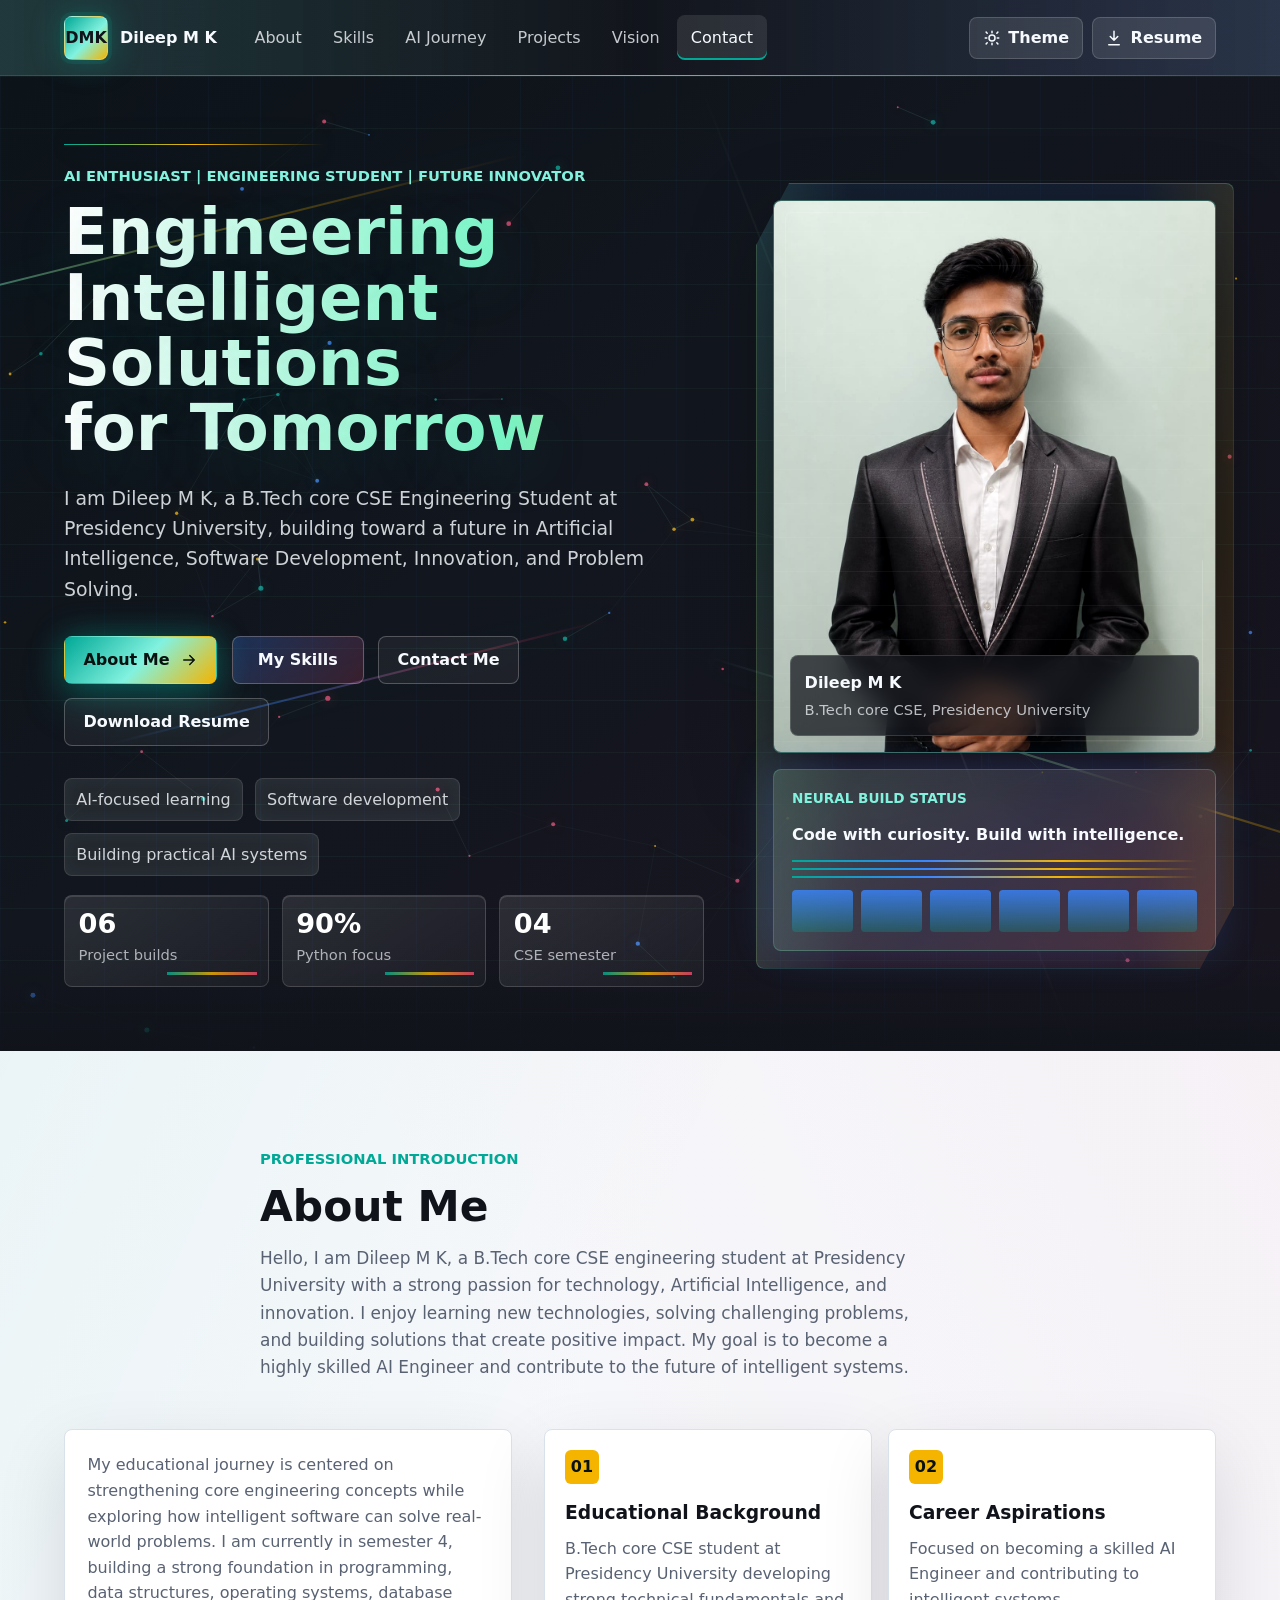
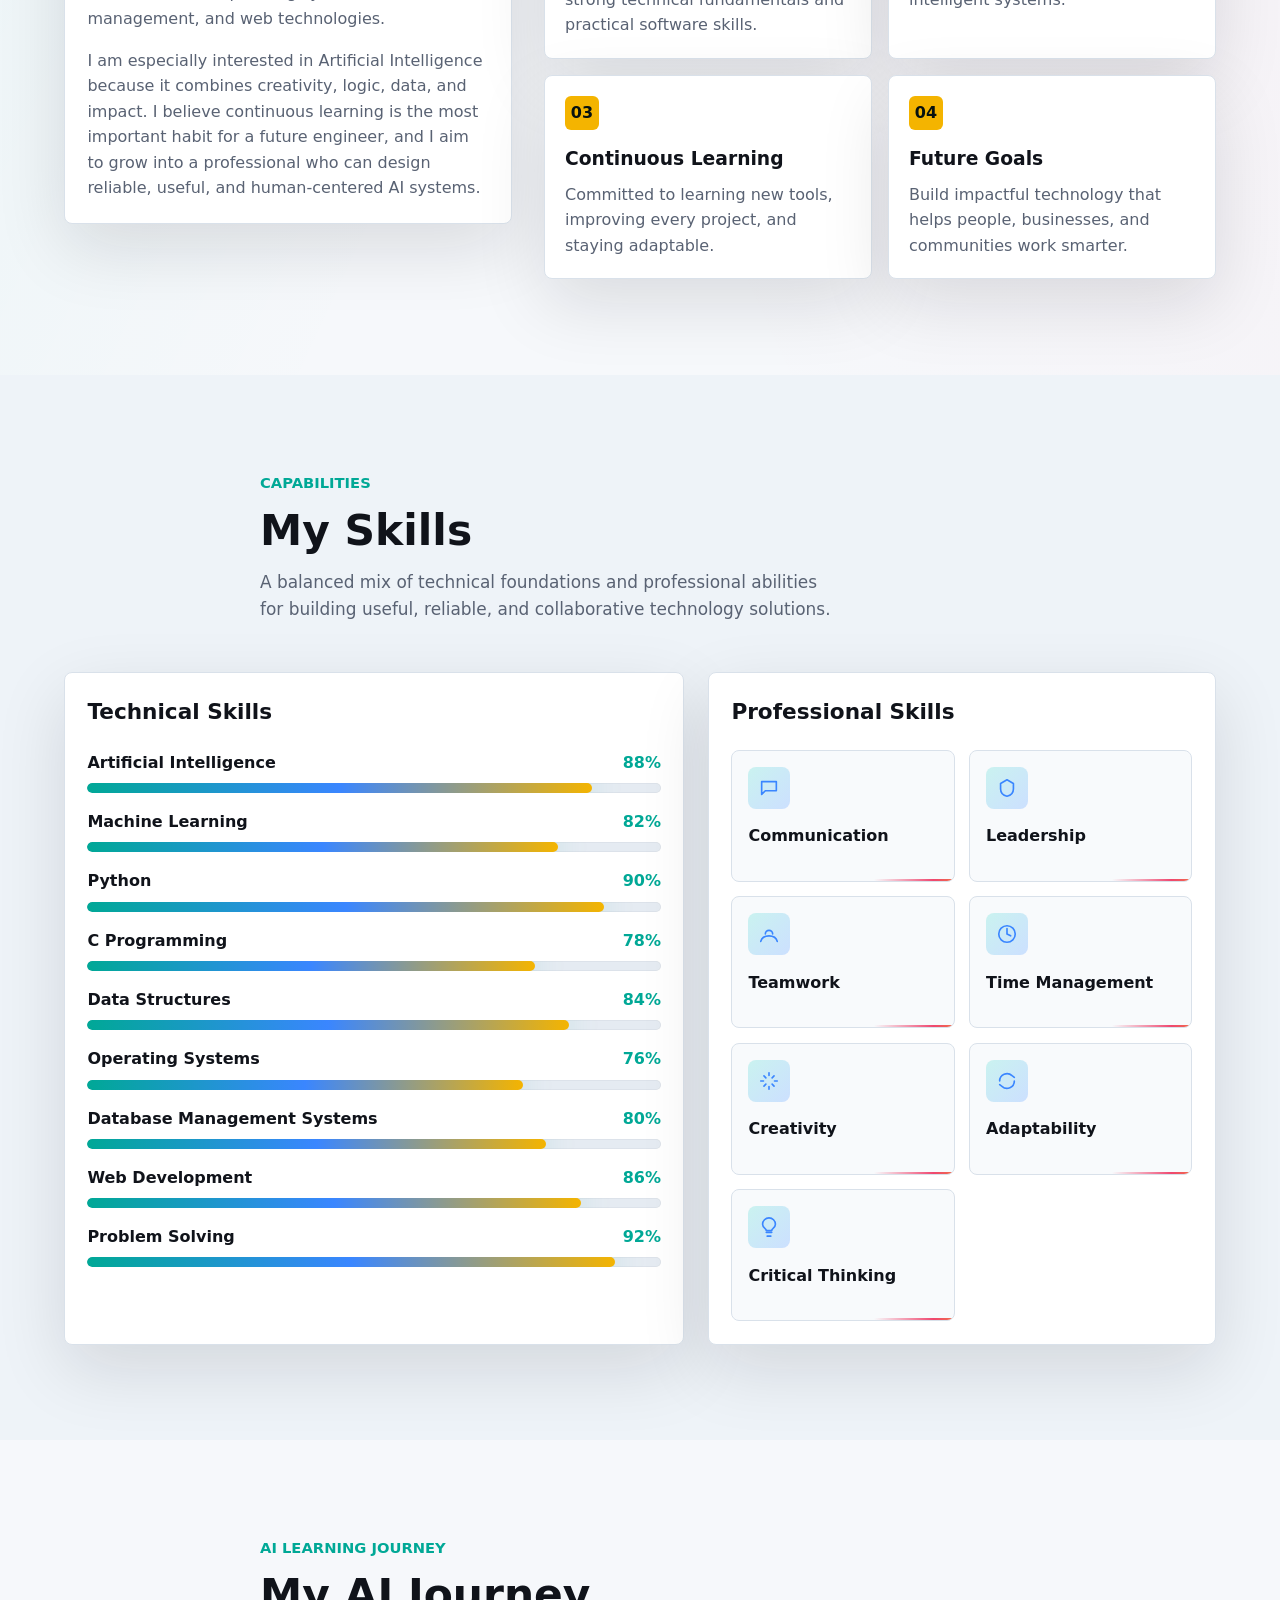
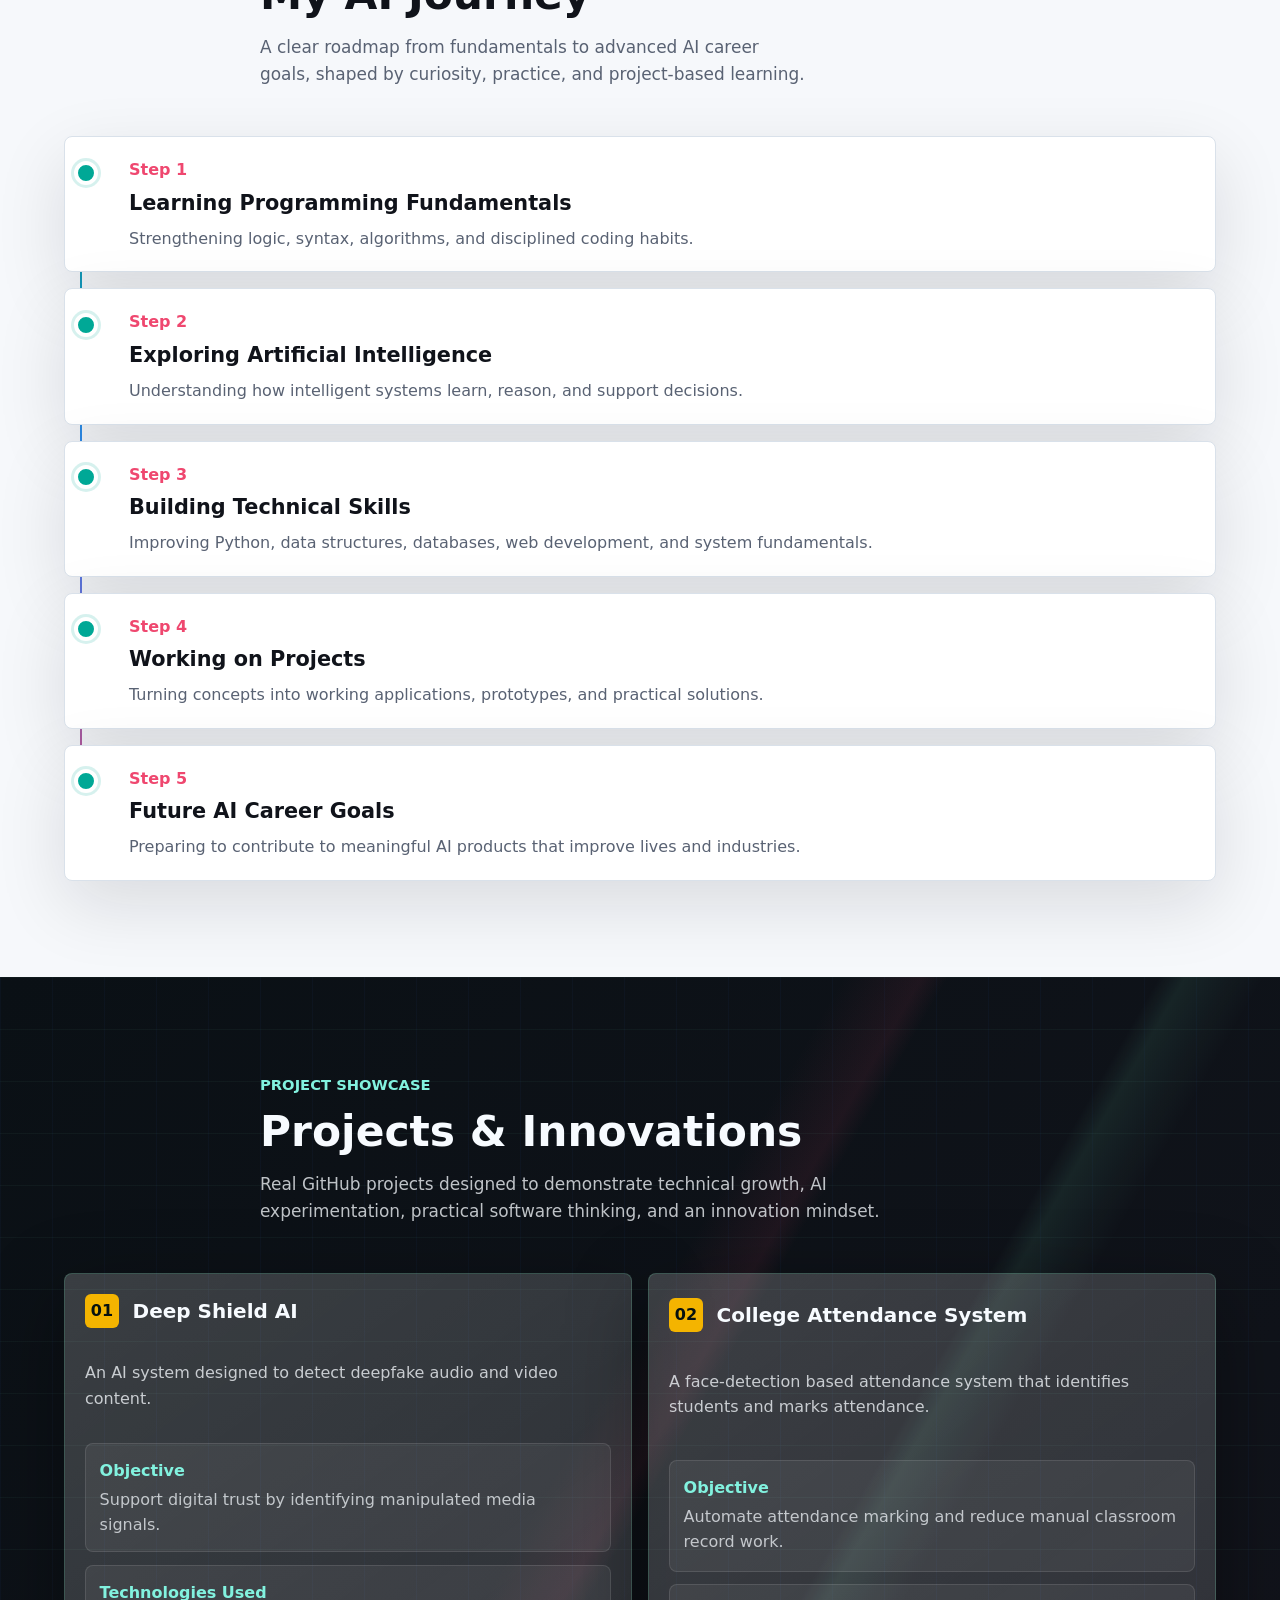
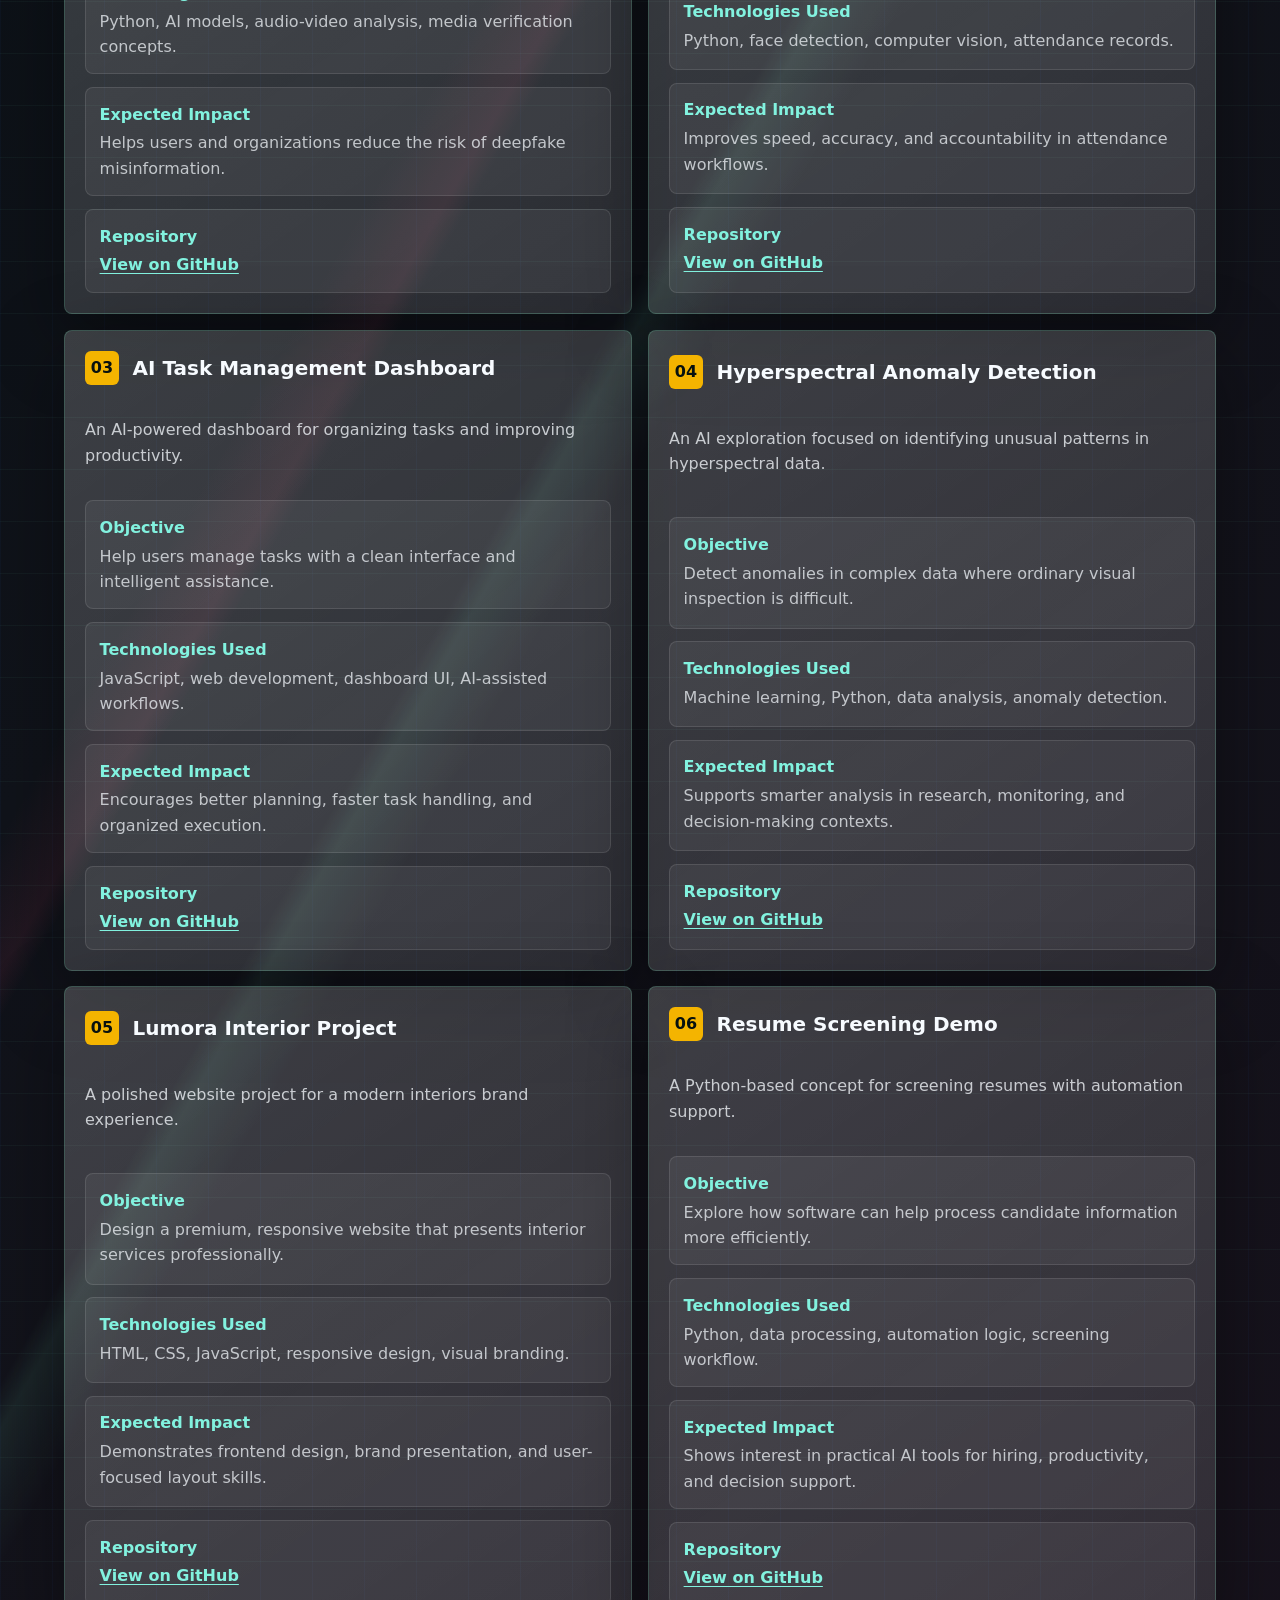
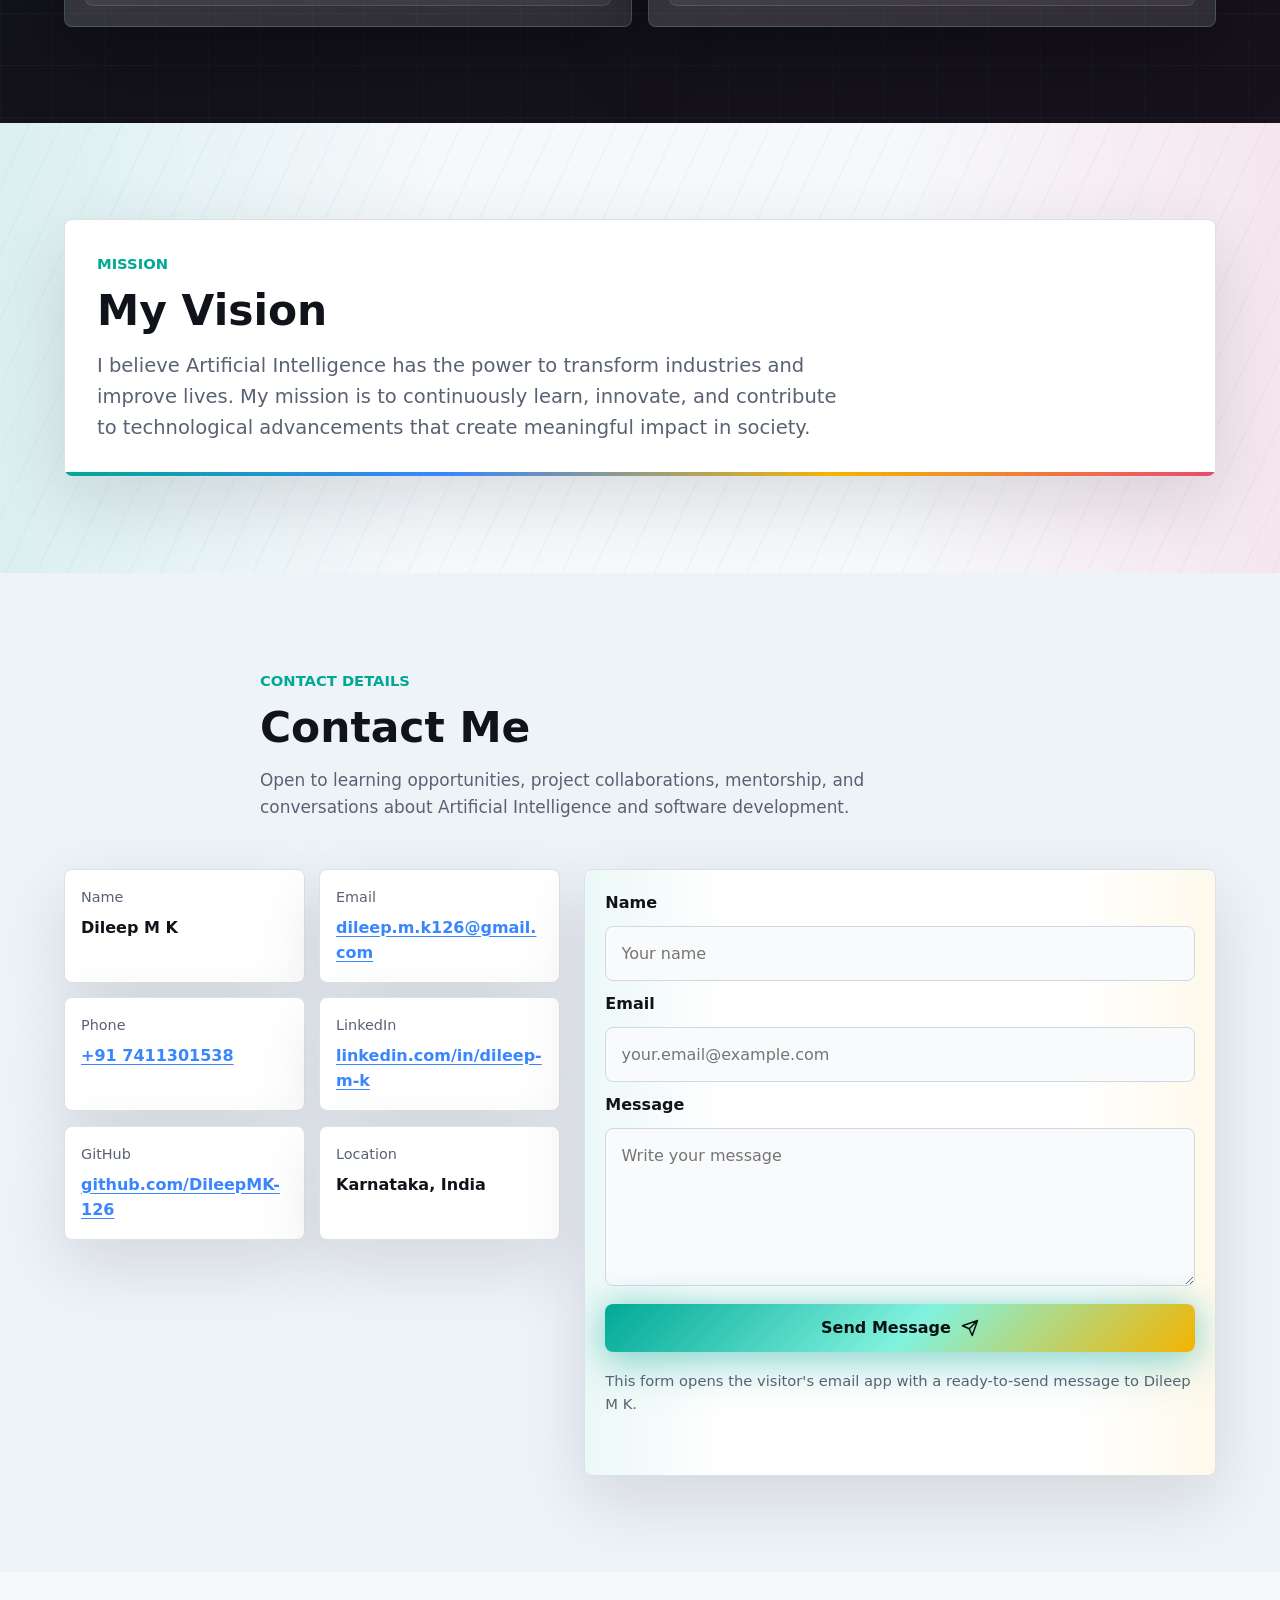
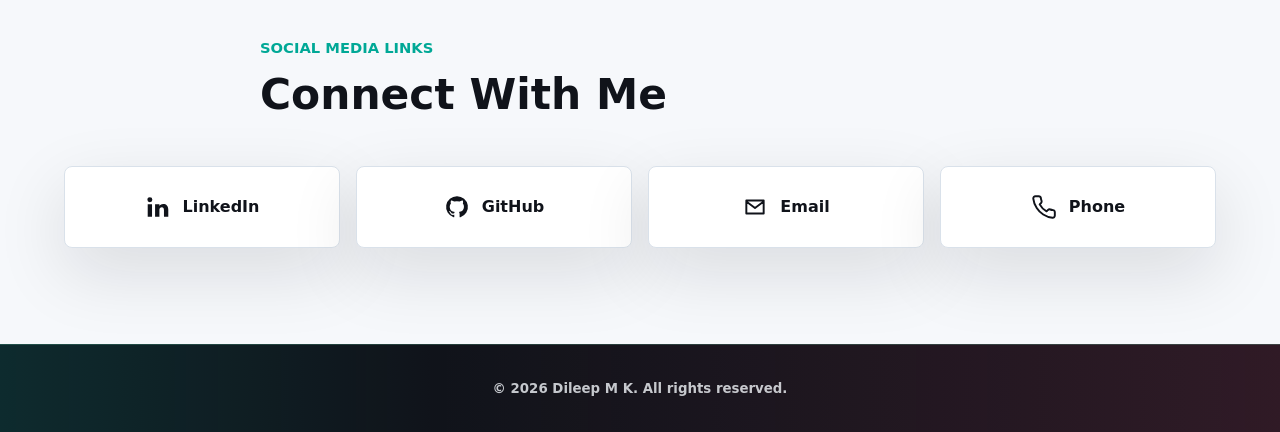
<file: Dileep_MK_Portfolio/index.html>
<!DOCTYPE html>
<html lang="en">
  <head>
    <meta charset="UTF-8" />
    <meta name="viewport" content="width=device-width, initial-scale=1.0" />
    <meta http-equiv="X-UA-Compatible" content="IE=edge" />
    <meta
      name="description"
      content="Personal profile website of Dileep M K, a B.Tech core CSE engineering student at Presidency University, AI enthusiast, and future technology innovator from Karnataka, India."
    />
    <meta
      name="keywords"
      content="Dileep M K, AI Enthusiast, Engineering Student, Artificial Intelligence, Machine Learning, Python, Portfolio, Karnataka India"
    />
    <meta name="author" content="Dileep M K" />
    <meta name="theme-color" content="#10131a" />
    <meta property="og:title" content="Dileep M K | AI Enthusiast | Engineering Student | Future Innovator" />
    <meta
      property="og:description"
      content="A premium AI-powered personal profile website for Dileep M K, focused on artificial intelligence, software development, innovation, and problem solving."
    />
    <meta property="og:type" content="website" />
    <meta property="og:image" content="assets/profile-photo.jpeg" />
    <title>Dileep M K | AI Enthusiast | Engineering Student | Future Innovator</title>
    <link rel="preload" as="image" href="assets/profile-photo.jpeg" />
    <link rel="stylesheet" href="styles.css" />
    <script defer src="script.js"></script>
    <script type="application/ld+json">
      {
        "@context": "https://schema.org",
        "@type": "Person",
        "name": "Dileep M K",
        "jobTitle": "Engineering Student and AI Enthusiast",
        "email": "mailto:dileep.m.k126@gmail.com",
        "telephone": "+91 7411301538",
        "url": "https://github.com/DileepMK-126",
        "sameAs": [
          "https://www.linkedin.com/in/dileep-m-k/",
          "https://github.com/DileepMK-126"
        ],
        "address": {
          "@type": "PostalAddress",
          "addressRegion": "Karnataka",
          "addressCountry": "IN"
        },
        "knowsAbout": [
          "Artificial Intelligence",
          "Machine Learning",
          "Python",
          "C Programming",
          "Data Structures",
          "Database Management Systems",
          "Web Development"
        ],
        "alumniOf": "Presidency University",
        "description": "Dileep M K is a B.Tech core CSE engineering student at Presidency University passionate about Artificial Intelligence, software development, innovation, and problem solving."
      }
    </script>
  </head>
  <body>
    <a class="skip-link" href="#main">Skip to main content</a>

    <header class="site-header" id="top">
      <a class="brand" href="#top" aria-label="Dileep M K home">
        <span class="brand-mark" aria-hidden="true">DMK</span>
        <span class="brand-text">Dileep M K</span>
      </a>

      <button class="menu-toggle" type="button" aria-label="Open navigation menu" aria-expanded="false" aria-controls="primary-navigation">
        <span></span>
        <span></span>
        <span></span>
      </button>

      <nav class="primary-nav" id="primary-navigation" aria-label="Primary navigation">
        <a href="#about">About</a>
        <a href="#skills">Skills</a>
        <a href="#journey">AI Journey</a>
        <a href="#projects">Projects</a>
        <a href="#vision">Vision</a>
        <a href="#contact">Contact</a>
      </nav>

      <div class="header-actions">
        <button class="theme-toggle" id="theme-toggle" type="button" aria-label="Switch to dark mode" aria-pressed="false">
          <svg viewBox="0 0 24 24" aria-hidden="true">
            <path d="M12 3v2M12 19v2M4.2 4.2l1.4 1.4M18.4 18.4l1.4 1.4M3 12h2M19 12h2M4.2 19.8l1.4-1.4M18.4 5.6l1.4-1.4M16 12a4 4 0 1 1-8 0 4 4 0 0 1 8 0z" />
          </svg>
          <span>Theme</span>
        </button>
        <a class="resume-link" href="assets/Dileep_M_K_Resume.docx" download>
          <svg viewBox="0 0 24 24" aria-hidden="true">
            <path d="M12 3v12M7 10l5 5 5-5M5 21h14" />
          </svg>
          <span>Resume</span>
        </a>
      </div>
    </header>

    <main id="main">
      <section class="hero section-dark" aria-labelledby="hero-title">
        <canvas class="ai-field" id="ai-field" aria-hidden="true"></canvas>
        <div class="hero-depth" aria-hidden="true">
          <span></span>
          <span></span>
          <span></span>
        </div>
        <div class="hero-scan" aria-hidden="true"></div>
        <div class="hero-grid">
          <div class="hero-content reveal">
            <p class="section-kicker">AI Enthusiast | Engineering Student | Future Innovator</p>
            <h1 id="hero-title">Engineering Intelligent Solutions for Tomorrow</h1>
            <p class="hero-subtitle">
              I am Dileep M K, a B.Tech core CSE Engineering Student at Presidency University, building toward a future in Artificial Intelligence, Software Development, Innovation, and Problem Solving.
            </p>
            <div class="hero-actions" aria-label="Hero quick links">
              <a class="button button-primary" href="#about">
                <span>About Me</span>
                <svg viewBox="0 0 24 24" aria-hidden="true">
                  <path d="M5 12h14M13 6l6 6-6 6" />
                </svg>
              </a>
              <a class="button button-secondary" href="#skills">My Skills</a>
              <a class="button button-ghost" href="#contact">Contact Me</a>
              <a class="button button-ghost" href="assets/Dileep_M_K_Resume.docx" download>Download Resume</a>
            </div>
            <div class="hero-proof" aria-label="Professional focus areas">
              <span>AI-focused learning</span>
              <span>Software development</span>
              <span>Building practical AI systems</span>
            </div>
            <div class="hero-metrics" aria-label="Portfolio highlights">
              <article>
                <strong>06</strong>
                <span>Project builds</span>
              </article>
              <article>
                <strong>90%</strong>
                <span>Python focus</span>
              </article>
              <article>
                <strong>04</strong>
                <span>CSE semester</span>
              </article>
            </div>
          </div>

          <div class="hero-visual reveal" aria-label="Professional profile visual">
            <div class="profile-halo" aria-hidden="true"></div>
            <div class="portrait-wrap">
              <img src="assets/profile-photo.jpeg" alt="Portrait of Dileep M K" class="portrait" />
              <div class="portrait-caption">
                <strong>Dileep M K</strong>
                <span>B.Tech core CSE, Presidency University</span>
              </div>
            </div>
            <div class="signal-panel" aria-label="Portfolio intelligence summary">
              <span class="signal-label">Neural build status</span>
              <strong>Code with curiosity. Build with intelligence.</strong>
              <div class="signal-stream" aria-hidden="true">
                <span></span>
                <span></span>
                <span></span>
              </div>
              <div class="signal-grid" aria-hidden="true">
                <span></span>
                <span></span>
                <span></span>
                <span></span>
                <span></span>
                <span></span>
              </div>
            </div>
          </div>
        </div>
      </section>

      <section class="section" id="about" aria-labelledby="about-title">
        <div class="section-heading reveal">
          <p class="section-kicker">Professional Introduction</p>
          <h2 id="about-title">About Me</h2>
          <p>
            Hello, I am Dileep M K, a B.Tech core CSE engineering student at Presidency University with a strong passion for technology, Artificial Intelligence, and innovation. I enjoy learning new technologies, solving challenging problems, and building solutions that create positive impact. My goal is to become a highly skilled AI Engineer and contribute to the future of intelligent systems.
          </p>
        </div>

        <div class="about-layout">
          <div class="about-copy reveal">
            <p>
              My educational journey is centered on strengthening core engineering concepts while exploring how intelligent software can solve real-world problems. I am currently in semester 4, building a strong foundation in programming, data structures, operating systems, database management, and web technologies.
            </p>
            <p>
              I am especially interested in Artificial Intelligence because it combines creativity, logic, data, and impact. I believe continuous learning is the most important habit for a future engineer, and I aim to grow into a professional who can design reliable, useful, and human-centered AI systems.
            </p>
          </div>

          <div class="focus-list reveal" aria-label="About me highlights">
            <article>
              <span>01</span>
              <h3>Educational Background</h3>
              <p>B.Tech core CSE student at Presidency University developing strong technical fundamentals and practical software skills.</p>
            </article>
            <article>
              <span>02</span>
              <h3>Career Aspirations</h3>
              <p>Focused on becoming a skilled AI Engineer and contributing to intelligent systems.</p>
            </article>
            <article>
              <span>03</span>
              <h3>Continuous Learning</h3>
              <p>Committed to learning new tools, improving every project, and staying adaptable.</p>
            </article>
            <article>
              <span>04</span>
              <h3>Future Goals</h3>
              <p>Build impactful technology that helps people, businesses, and communities work smarter.</p>
            </article>
          </div>
        </div>
      </section>

      <section class="section section-muted" id="skills" aria-labelledby="skills-title">
        <div class="section-heading reveal">
          <p class="section-kicker">Capabilities</p>
          <h2 id="skills-title">My Skills</h2>
          <p>
            A balanced mix of technical foundations and professional abilities for building useful, reliable, and collaborative technology solutions.
          </p>
        </div>

        <div class="skills-layout">
          <div class="skills-column reveal">
            <h3>Technical Skills</h3>
            <div class="skill-list">
              <div class="skill-item" style="--level: 88%">
                <div><span>Artificial Intelligence</span><strong>88%</strong></div>
                <span class="skill-meter" role="progressbar" aria-label="Artificial Intelligence skill level" aria-valuemin="0" aria-valuemax="100" aria-valuenow="88"><span></span></span>
              </div>
              <div class="skill-item" style="--level: 82%">
                <div><span>Machine Learning</span><strong>82%</strong></div>
                <span class="skill-meter" role="progressbar" aria-label="Machine Learning skill level" aria-valuemin="0" aria-valuemax="100" aria-valuenow="82"><span></span></span>
              </div>
              <div class="skill-item" style="--level: 90%">
                <div><span>Python</span><strong>90%</strong></div>
                <span class="skill-meter" role="progressbar" aria-label="Python skill level" aria-valuemin="0" aria-valuemax="100" aria-valuenow="90"><span></span></span>
              </div>
              <div class="skill-item" style="--level: 78%">
                <div><span>C Programming</span><strong>78%</strong></div>
                <span class="skill-meter" role="progressbar" aria-label="C Programming skill level" aria-valuemin="0" aria-valuemax="100" aria-valuenow="78"><span></span></span>
              </div>
              <div class="skill-item" style="--level: 84%">
                <div><span>Data Structures</span><strong>84%</strong></div>
                <span class="skill-meter" role="progressbar" aria-label="Data Structures skill level" aria-valuemin="0" aria-valuemax="100" aria-valuenow="84"><span></span></span>
              </div>
              <div class="skill-item" style="--level: 76%">
                <div><span>Operating Systems</span><strong>76%</strong></div>
                <span class="skill-meter" role="progressbar" aria-label="Operating Systems skill level" aria-valuemin="0" aria-valuemax="100" aria-valuenow="76"><span></span></span>
              </div>
              <div class="skill-item" style="--level: 80%">
                <div><span>Database Management Systems</span><strong>80%</strong></div>
                <span class="skill-meter" role="progressbar" aria-label="Database Management Systems skill level" aria-valuemin="0" aria-valuemax="100" aria-valuenow="80"><span></span></span>
              </div>
              <div class="skill-item" style="--level: 86%">
                <div><span>Web Development</span><strong>86%</strong></div>
                <span class="skill-meter" role="progressbar" aria-label="Web Development skill level" aria-valuemin="0" aria-valuemax="100" aria-valuenow="86"><span></span></span>
              </div>
              <div class="skill-item" style="--level: 92%">
                <div><span>Problem Solving</span><strong>92%</strong></div>
                <span class="skill-meter" role="progressbar" aria-label="Problem Solving skill level" aria-valuemin="0" aria-valuemax="100" aria-valuenow="92"><span></span></span>
              </div>
            </div>
          </div>

          <div class="skills-column reveal">
            <h3>Professional Skills</h3>
            <div class="soft-grid">
              <article>
                <span class="skill-icon" aria-hidden="true">
                  <svg viewBox="0 0 24 24"><path d="M4 5h16v10H8l-4 4V5z" /></svg>
                </span>
                <h4>Communication</h4>
              </article>
              <article>
                <span class="skill-icon" aria-hidden="true">
                  <svg viewBox="0 0 24 24"><path d="M12 3l7 4v6c0 4-3 7-7 8-4-1-7-4-7-8V7l7-4z" /></svg>
                </span>
                <h4>Leadership</h4>
              </article>
              <article>
                <span class="skill-icon" aria-hidden="true">
                  <svg viewBox="0 0 24 24"><path d="M8 12a4 4 0 1 1 8 0M3 20c1-4 4-6 9-6s8 2 9 6" /></svg>
                </span>
                <h4>Teamwork</h4>
              </article>
              <article>
                <span class="skill-icon" aria-hidden="true">
                  <svg viewBox="0 0 24 24"><path d="M12 6v6l4 2M21 12a9 9 0 1 1-18 0 9 9 0 0 1 18 0z" /></svg>
                </span>
                <h4>Time Management</h4>
              </article>
              <article>
                <span class="skill-icon" aria-hidden="true">
                  <svg viewBox="0 0 24 24"><path d="M12 3v3M12 18v3M3 12h3M18 12h3M6.5 6.5l2.1 2.1M15.4 15.4l2.1 2.1M17.5 6.5l-2.1 2.1M8.6 15.4l-2.1 2.1" /></svg>
                </span>
                <h4>Creativity</h4>
              </article>
              <article>
                <span class="skill-icon" aria-hidden="true">
                  <svg viewBox="0 0 24 24"><path d="M4 12a8 8 0 0 1 13.5-5.8L20 8M20 12a8 8 0 0 1-13.5 5.8L4 16" /></svg>
                </span>
                <h4>Adaptability</h4>
              </article>
              <article>
                <span class="skill-icon" aria-hidden="true">
                  <svg viewBox="0 0 24 24"><path d="M9 18h6M10 22h4M8 14c-2-1.4-3-3.2-3-5a7 7 0 1 1 14 0c0 1.8-1 3.6-3 5-.8.6-1 1.4-1 2H9c0-.6-.2-1.4-1-2z" /></svg>
                </span>
                <h4>Critical Thinking</h4>
              </article>
            </div>
          </div>
        </div>
      </section>

      <section class="section" id="journey" aria-labelledby="journey-title">
        <div class="section-heading reveal">
          <p class="section-kicker">AI Learning Journey</p>
          <h2 id="journey-title">My AI Journey</h2>
          <p>
            A clear roadmap from fundamentals to advanced AI career goals, shaped by curiosity, practice, and project-based learning.
          </p>
        </div>

        <ol class="timeline reveal">
          <li>
            <span class="timeline-step">Step 1</span>
            <h3>Learning Programming Fundamentals</h3>
            <p>Strengthening logic, syntax, algorithms, and disciplined coding habits.</p>
          </li>
          <li>
            <span class="timeline-step">Step 2</span>
            <h3>Exploring Artificial Intelligence</h3>
            <p>Understanding how intelligent systems learn, reason, and support decisions.</p>
          </li>
          <li>
            <span class="timeline-step">Step 3</span>
            <h3>Building Technical Skills</h3>
            <p>Improving Python, data structures, databases, web development, and system fundamentals.</p>
          </li>
          <li>
            <span class="timeline-step">Step 4</span>
            <h3>Working on Projects</h3>
            <p>Turning concepts into working applications, prototypes, and practical solutions.</p>
          </li>
          <li>
            <span class="timeline-step">Step 5</span>
            <h3>Future AI Career Goals</h3>
            <p>Preparing to contribute to meaningful AI products that improve lives and industries.</p>
          </li>
        </ol>
      </section>

      <section class="section section-dark projects-section" id="projects" aria-labelledby="projects-title">
        <div class="section-heading reveal">
          <p class="section-kicker">Project Showcase</p>
          <h2 id="projects-title">Projects &amp; Innovations</h2>
          <p>
            Real GitHub projects designed to demonstrate technical growth, AI experimentation, practical software thinking, and an innovation mindset.
          </p>
        </div>

        <div class="project-grid">
          <article class="project-card reveal">
            <div class="project-topline">
              <span>01</span>
              <strong>Deep Shield AI</strong>
            </div>
            <p>An AI system designed to detect deepfake audio and video content.</p>
            <dl>
              <div>
                <dt>Objective</dt>
                <dd>Support digital trust by identifying manipulated media signals.</dd>
              </div>
              <div>
                <dt>Technologies Used</dt>
                <dd>Python, AI models, audio-video analysis, media verification concepts.</dd>
              </div>
              <div>
                <dt>Expected Impact</dt>
                <dd>Helps users and organizations reduce the risk of deepfake misinformation.</dd>
              </div>
              <div>
                <dt>Repository</dt>
                <dd><a href="https://github.com/DileepMK-126/Deep-shield-ai" target="_blank" rel="noopener noreferrer">View on GitHub</a></dd>
              </div>
            </dl>
          </article>

          <article class="project-card reveal">
            <div class="project-topline">
              <span>02</span>
              <strong>College Attendance System</strong>
            </div>
            <p>A face-detection based attendance system that identifies students and marks attendance.</p>
            <dl>
              <div>
                <dt>Objective</dt>
                <dd>Automate attendance marking and reduce manual classroom record work.</dd>
              </div>
              <div>
                <dt>Technologies Used</dt>
                <dd>Python, face detection, computer vision, attendance records.</dd>
              </div>
              <div>
                <dt>Expected Impact</dt>
                <dd>Improves speed, accuracy, and accountability in attendance workflows.</dd>
              </div>
              <div>
                <dt>Repository</dt>
                <dd><a href="https://github.com/DileepMK-126/College-attendence-system" target="_blank" rel="noopener noreferrer">View on GitHub</a></dd>
              </div>
            </dl>
          </article>

          <article class="project-card reveal">
            <div class="project-topline">
              <span>03</span>
              <strong>AI Task Management Dashboard</strong>
            </div>
            <p>An AI-powered dashboard for organizing tasks and improving productivity.</p>
            <dl>
              <div>
                <dt>Objective</dt>
                <dd>Help users manage tasks with a clean interface and intelligent assistance.</dd>
              </div>
              <div>
                <dt>Technologies Used</dt>
                <dd>JavaScript, web development, dashboard UI, AI-assisted workflows.</dd>
              </div>
              <div>
                <dt>Expected Impact</dt>
                <dd>Encourages better planning, faster task handling, and organized execution.</dd>
              </div>
              <div>
                <dt>Repository</dt>
                <dd><a href="https://github.com/DileepMK-126/ai-task-management-dashboard" target="_blank" rel="noopener noreferrer">View on GitHub</a></dd>
              </div>
            </dl>
          </article>

          <article class="project-card reveal">
            <div class="project-topline">
              <span>04</span>
              <strong>Hyperspectral Anomaly Detection</strong>
            </div>
            <p>An AI exploration focused on identifying unusual patterns in hyperspectral data.</p>
            <dl>
              <div>
                <dt>Objective</dt>
                <dd>Detect anomalies in complex data where ordinary visual inspection is difficult.</dd>
              </div>
              <div>
                <dt>Technologies Used</dt>
                <dd>Machine learning, Python, data analysis, anomaly detection.</dd>
              </div>
              <div>
                <dt>Expected Impact</dt>
                <dd>Supports smarter analysis in research, monitoring, and decision-making contexts.</dd>
              </div>
              <div>
                <dt>Repository</dt>
                <dd><a href="https://github.com/DileepMK-126/Hyperspectral-anomaly-detection" target="_blank" rel="noopener noreferrer">View on GitHub</a></dd>
              </div>
            </dl>
          </article>

          <article class="project-card reveal">
            <div class="project-topline">
              <span>05</span>
              <strong>Lumora Interior Project</strong>
            </div>
            <p>A polished website project for a modern interiors brand experience.</p>
            <dl>
              <div>
                <dt>Objective</dt>
                <dd>Design a premium, responsive website that presents interior services professionally.</dd>
              </div>
              <div>
                <dt>Technologies Used</dt>
                <dd>HTML, CSS, JavaScript, responsive design, visual branding.</dd>
              </div>
              <div>
                <dt>Expected Impact</dt>
                <dd>Demonstrates frontend design, brand presentation, and user-focused layout skills.</dd>
              </div>
              <div>
                <dt>Repository</dt>
                <dd><a href="https://github.com/DileepMK-126/lumora-interior-project" target="_blank" rel="noopener noreferrer">View on GitHub</a></dd>
              </div>
            </dl>
          </article>

          <article class="project-card reveal">
            <div class="project-topline">
              <span>06</span>
              <strong>Resume Screening Demo</strong>
            </div>
            <p>A Python-based concept for screening resumes with automation support.</p>
            <dl>
              <div>
                <dt>Objective</dt>
                <dd>Explore how software can help process candidate information more efficiently.</dd>
              </div>
              <div>
                <dt>Technologies Used</dt>
                <dd>Python, data processing, automation logic, screening workflow.</dd>
              </div>
              <div>
                <dt>Expected Impact</dt>
                <dd>Shows interest in practical AI tools for hiring, productivity, and decision support.</dd>
              </div>
              <div>
                <dt>Repository</dt>
                <dd><a href="https://github.com/DileepMK-126/resume-screening-demo" target="_blank" rel="noopener noreferrer">View on GitHub</a></dd>
              </div>
            </dl>
          </article>
        </div>
      </section>

      <section class="section vision-section" id="vision" aria-labelledby="vision-title">
        <div class="vision-panel reveal">
          <p class="section-kicker">Mission</p>
          <h2 id="vision-title">My Vision</h2>
          <p>
            I believe Artificial Intelligence has the power to transform industries and improve lives. My mission is to continuously learn, innovate, and contribute to technological advancements that create meaningful impact in society.
          </p>
        </div>
      </section>

      <section class="section section-muted contact-section" id="contact" aria-labelledby="contact-title">
        <div class="section-heading reveal">
          <p class="section-kicker">Contact Details</p>
          <h2 id="contact-title">Contact Me</h2>
          <p>
            Open to learning opportunities, project collaborations, mentorship, and conversations about Artificial Intelligence and software development.
          </p>
        </div>

        <div class="contact-layout">
          <div class="contact-details reveal" aria-label="Contact details">
            <article>
              <span>Name</span>
              <strong>Dileep M K</strong>
            </article>
            <article>
              <span>Email</span>
              <strong><a href="mailto:dileep.m.k126@gmail.com">dileep.m.k126@gmail.com</a></strong>
            </article>
            <article>
              <span>Phone</span>
              <strong><a href="tel:+917411301538">+91 7411301538</a></strong>
            </article>
            <article>
              <span>LinkedIn</span>
              <strong><a href="https://www.linkedin.com/in/dileep-m-k/" target="_blank" rel="noopener noreferrer">linkedin.com/in/dileep-m-k</a></strong>
            </article>
            <article>
              <span>GitHub</span>
              <strong><a href="https://github.com/DileepMK-126" target="_blank" rel="noopener noreferrer">github.com/DileepMK-126</a></strong>
            </article>
            <article>
              <span>Location</span>
              <strong>Karnataka, India</strong>
            </article>
          </div>

          <form class="contact-form reveal" id="contact-form" aria-label="Contact form" data-recipient="dileep.m.k126@gmail.com">
            <label for="sender-name">Name</label>
            <input id="sender-name" name="name" type="text" placeholder="Your name" autocomplete="name" required />

            <label for="sender-email">Email</label>
            <input id="sender-email" name="email" type="email" placeholder="your.email@example.com" autocomplete="email" required />

            <label for="sender-message">Message</label>
            <textarea id="sender-message" name="message" rows="5" placeholder="Write your message" required></textarea>

            <button class="button button-primary" type="submit">
              <span>Send Message</span>
              <svg viewBox="0 0 24 24" aria-hidden="true">
                <path d="M22 2L11 13M22 2l-7 20-4-9-9-4 20-7z" />
              </svg>
            </button>
            <p class="form-help">This form opens the visitor's email app with a ready-to-send message to Dileep M K.</p>
            <p class="form-status" id="form-status" role="status" aria-live="polite"></p>
          </form>
        </div>
      </section>

      <section class="section social-section" aria-labelledby="social-title">
        <div class="section-heading reveal">
          <p class="section-kicker">Social Media Links</p>
          <h2 id="social-title">Connect With Me</h2>
        </div>

        <div class="social-links reveal">
          <a href="https://www.linkedin.com/in/dileep-m-k/" target="_blank" rel="noopener noreferrer" aria-label="Visit Dileep M K on LinkedIn">
            <svg viewBox="0 0 24 24" aria-hidden="true">
              <path d="M6.5 9.5V21h-4V9.5h4zM4.5 3a2.3 2.3 0 1 1 0 4.6A2.3 2.3 0 0 1 4.5 3zM21.5 14.5V21h-4v-6c0-1.6-.6-2.7-2-2.7-1.1 0-1.8.8-2.1 1.5-.1.3-.1.7-.1 1.1V21h-4V9.5h4v1.6c.5-.8 1.5-1.9 3.6-1.9 2.7 0 4.6 1.8 4.6 5.3z" />
            </svg>
            <span>LinkedIn</span>
          </a>
          <a href="https://github.com/DileepMK-126" target="_blank" rel="noopener noreferrer" aria-label="Visit Dileep M K on GitHub">
            <svg viewBox="0 0 24 24" aria-hidden="true">
              <path d="M12 2a10 10 0 0 0-3.2 19.5c.5.1.7-.2.7-.5v-1.8c-2.9.6-3.5-1.2-3.5-1.2-.5-1.1-1.1-1.4-1.1-1.4-.9-.6.1-.6.1-.6 1 0 1.5 1 1.5 1 .9 1.5 2.3 1.1 2.9.8.1-.6.3-1.1.6-1.3-2.3-.3-4.7-1.1-4.7-5A3.9 3.9 0 0 1 6.4 8.7c-.1-.3-.5-1.3.1-2.7 0 0 .9-.3 2.8 1a9.7 9.7 0 0 1 5.2 0c1.9-1.3 2.8-1 2.8-1 .6 1.4.2 2.4.1 2.7a3.9 3.9 0 0 1 1 2.8c0 3.9-2.4 4.7-4.7 5 .4.3.7 1 .7 2v2.5c0 .3.2.6.8.5A10 10 0 0 0 12 2z" />
            </svg>
            <span>GitHub</span>
          </a>
          <a href="mailto:dileep.m.k126@gmail.com" aria-label="Email Dileep M K">
            <svg viewBox="0 0 24 24" aria-hidden="true">
              <path d="M4 6h16v12H4V6zM4 7l8 6 8-6" />
            </svg>
            <span>Email</span>
          </a>
          <a href="tel:+917411301538" aria-label="Call Dileep M K">
            <svg viewBox="0 0 24 24" aria-hidden="true">
              <path d="M22 16.9v3a2 2 0 0 1-2.2 2 19.6 19.6 0 0 1-8.5-3 19.2 19.2 0 0 1-6-6A19.6 19.6 0 0 1 2.1 4.2 2 2 0 0 1 4.1 2h3a2 2 0 0 1 2 1.7c.1.9.3 1.7.6 2.5a2 2 0 0 1-.4 2.1L8 9.6a16 16 0 0 0 6.4 6.4l1.3-1.3a2 2 0 0 1 2.1-.4c.8.3 1.6.5 2.5.6a2 2 0 0 1 1.7 2z" />
            </svg>
            <span>Phone</span>
          </a>
        </div>
      </section>
    </main>

    <footer class="site-footer">
      <small>&copy; <span id="year">2026</span> Dileep M K. All rights reserved.</small>
    </footer>
  </body>
</html>
</file>
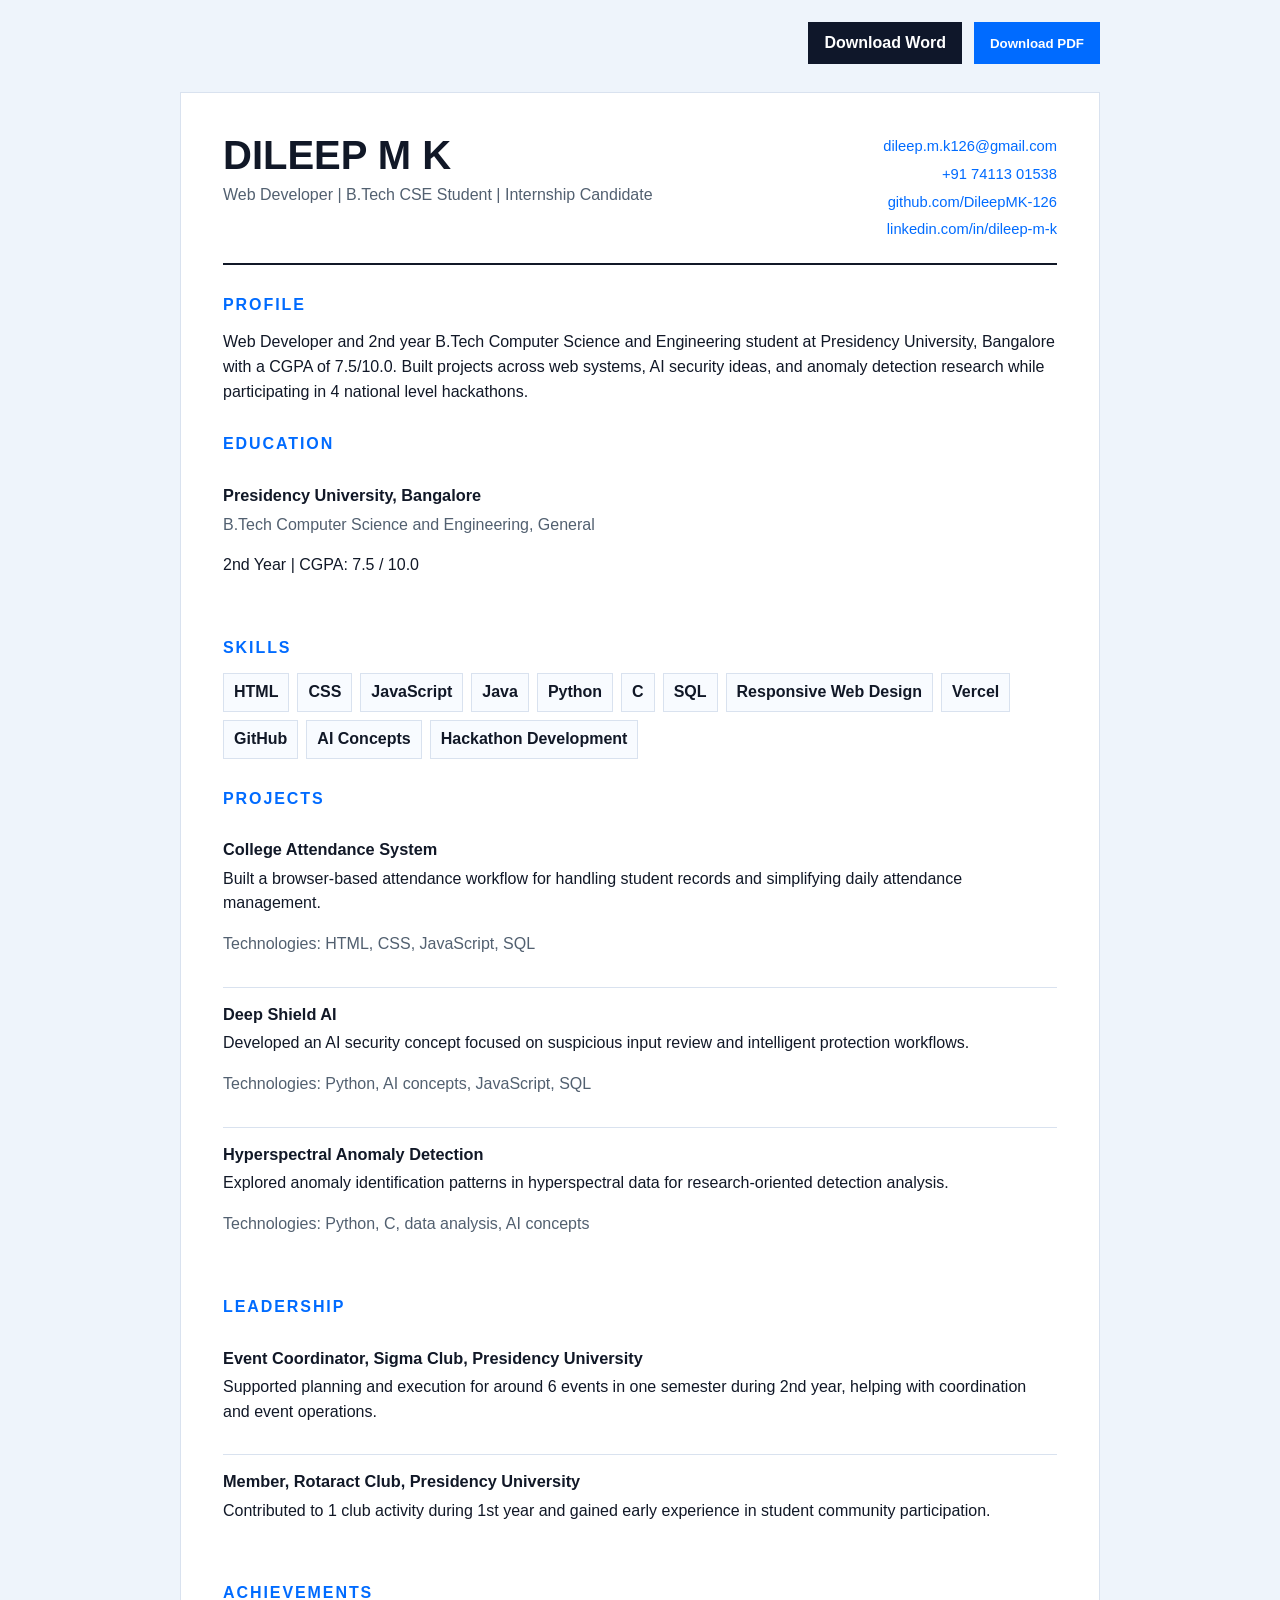
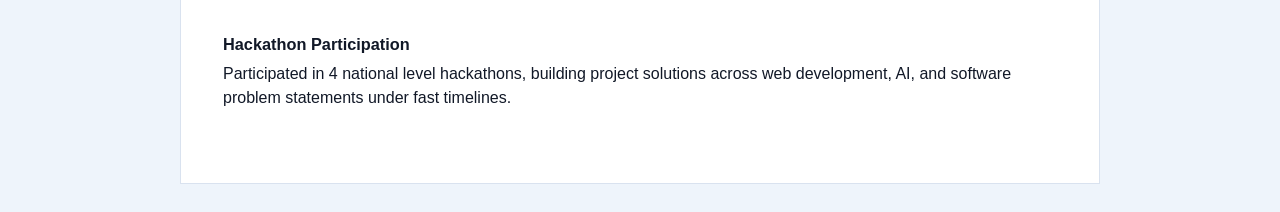
<file: Dileep_MK_Portfolio/assets/Dileep_M_K_Resume.html>
<!DOCTYPE html>
<html lang="en">
  <head>
    <meta charset="UTF-8" />
    <meta name="viewport" content="width=device-width, initial-scale=1.0" />
    <title>Dileep M K Resume</title>
    <style>
      :root {
        --ink: #111827;
        --muted: #526070;
        --line: #d9e2ef;
        --accent: #006bff;
      }

      * {
        box-sizing: border-box;
      }

      body {
        margin: 0;
        color: var(--ink);
        background: #eef4fb;
        font-family: Arial, sans-serif;
        line-height: 1.55;
      }

      main {
        width: min(920px, calc(100% - 28px));
        margin: 28px auto;
        padding: 42px;
        background: #ffffff;
        border: 1px solid var(--line);
      }

      header {
        display: grid;
        grid-template-columns: 1fr auto;
        gap: 20px;
        padding-bottom: 22px;
        border-bottom: 2px solid var(--ink);
      }

      h1,
      h2,
      h3,
      p {
        margin-top: 0;
      }

      h1 {
        margin-bottom: 8px;
        font-size: 2.5rem;
        line-height: 1;
        text-transform: uppercase;
      }

      h2 {
        margin: 28px 0 12px;
        color: var(--accent);
        font-size: 1rem;
        letter-spacing: 0.12em;
        text-transform: uppercase;
      }

      h3 {
        margin-bottom: 4px;
        font-size: 1.02rem;
      }

      a {
        color: var(--accent);
        text-decoration: none;
      }

      .subtitle,
      .meta,
      .muted {
        color: var(--muted);
      }

      .meta {
        display: grid;
        gap: 5px;
        text-align: right;
        font-size: 0.92rem;
      }

      .item {
        padding: 14px 0;
        border-top: 1px solid var(--line);
      }

      .item:first-of-type {
        border-top: 0;
      }

      .skills {
        display: flex;
        flex-wrap: wrap;
        gap: 8px;
      }

      .skills span {
        padding: 6px 10px;
        border: 1px solid var(--line);
        background: #f8fbff;
        font-weight: 700;
      }

      .toolbar {
        width: min(920px, calc(100% - 28px));
        margin: 22px auto 0;
      }

      .toolbar-actions {
        display: flex;
        justify-content: flex-end;
        gap: 12px;
        flex-wrap: wrap;
      }

      button,
      .toolbar-link {
        display: inline-flex;
        align-items: center;
        justify-content: center;
        min-height: 42px;
        padding: 0 16px;
        border: 0;
        color: #ffffff;
        background: var(--accent);
        font-weight: 700;
        cursor: pointer;
        text-decoration: none;
      }

      .toolbar-link {
        background: #0f172a;
      }

      @media (max-width: 640px) {
        main {
          padding: 26px;
        }

        header {
          grid-template-columns: 1fr;
        }

        .meta {
          text-align: left;
        }
      }

      @media print {
        body {
          background: #ffffff;
        }

        .toolbar {
          display: none;
        }

        main {
          width: 100%;
          margin: 0;
          padding: 0;
          border: 0;
        }
      }
    </style>
  </head>
  <body>
    <div class="toolbar">
      <div class="toolbar-actions">
        <a class="toolbar-link" href="Dileep_M_K_Resume.docx" download>Download Word</a>
        <button onclick="window.print()">Download PDF</button>
      </div>
    </div>
    <main>
      <header>
        <div>
          <h1>Dileep M K</h1>
          <p class="subtitle">Web Developer | B.Tech CSE Student | Internship Candidate</p>
        </div>
        <div class="meta">
          <a href="mailto:dileep.m.k126@gmail.com">dileep.m.k126@gmail.com</a>
          <a href="tel:+917411301538">+91 74113 01538</a>
          <a href="https://github.com/DileepMK-126">github.com/DileepMK-126</a>
          <a href="https://www.linkedin.com/in/dileep-m-k/">linkedin.com/in/dileep-m-k</a>
        </div>
      </header>

      <section>
        <h2>Profile</h2>
        <p>
          Web Developer and 2nd year B.Tech Computer Science and Engineering
          student at Presidency University, Bangalore with a CGPA of 7.5/10.0.
          Built projects across web systems, AI security ideas, and anomaly
          detection research while participating in 4 national level
          hackathons.
        </p>
      </section>

      <section>
        <h2>Education</h2>
        <div class="item">
          <h3>Presidency University, Bangalore</h3>
          <p class="muted">B.Tech Computer Science and Engineering, General</p>
          <p>2nd Year | CGPA: 7.5 / 10.0</p>
        </div>
      </section>

      <section>
        <h2>Skills</h2>
        <div class="skills">
          <span>HTML</span>
          <span>CSS</span>
          <span>JavaScript</span>
          <span>Java</span>
          <span>Python</span>
          <span>C</span>
          <span>SQL</span>
          <span>Responsive Web Design</span>
          <span>Vercel</span>
          <span>GitHub</span>
          <span>AI Concepts</span>
          <span>Hackathon Development</span>
        </div>
      </section>

      <section>
        <h2>Projects</h2>
        <div class="item">
          <h3>College Attendance System</h3>
          <p>
            Built a browser-based attendance workflow for handling student
            records and simplifying daily attendance management.
          </p>
          <p class="muted">Technologies: HTML, CSS, JavaScript, SQL</p>
        </div>
        <div class="item">
          <h3>Deep Shield AI</h3>
          <p>
            Developed an AI security concept focused on suspicious input review
            and intelligent protection workflows.
          </p>
          <p class="muted">Technologies: Python, AI concepts, JavaScript, SQL</p>
        </div>
        <div class="item">
          <h3>Hyperspectral Anomaly Detection</h3>
          <p>
            Explored anomaly identification patterns in hyperspectral data for
            research-oriented detection analysis.
          </p>
          <p class="muted">Technologies: Python, C, data analysis, AI concepts</p>
        </div>
      </section>

      <section>
        <h2>Leadership</h2>
        <div class="item">
          <h3>Event Coordinator, Sigma Club, Presidency University</h3>
          <p>
            Supported planning and execution for around 6 events in one
            semester during 2nd year, helping with coordination and event
            operations.
          </p>
        </div>
        <div class="item">
          <h3>Member, Rotaract Club, Presidency University</h3>
          <p>
            Contributed to 1 club activity during 1st year and gained early
            experience in student community participation.
          </p>
        </div>
      </section>

      <section>
        <h2>Achievements</h2>
        <div class="item">
          <h3>Hackathon Participation</h3>
          <p>
            Participated in 4 national level hackathons, building project
            solutions across web development, AI, and software problem
            statements under fast timelines.
          </p>
        </div>
      </section>
    </main>
  </body>
</html>
</file>
<file: Dileep_MK_Portfolio/styles.css>
:root {
  color-scheme: light;
  --bg: #f6f8fb;
  --surface: #ffffff;
  --surface-strong: #eef3f8;
  --ink: #10131a;
  --muted: #596273;
  --line: #d9e1ea;
  --dark: #10131a;
  --dark-2: #171b24;
  --dark-text: #f7fbff;
  --accent: #00a896;
  --accent-2: #3a86ff;
  --accent-3: #f4b400;
  --accent-4: #ef476f;
  --accent-5: #7cf6c8;
  --glow-cyan: 0 0 32px rgba(0, 168, 150, 0.38);
  --glow-blue: 0 0 42px rgba(58, 134, 255, 0.24);
  --shadow: 0 24px 70px rgba(16, 19, 26, 0.12);
  --shadow-dark: 0 24px 80px rgba(0, 0, 0, 0.36);
  --radius: 8px;
  --max-width: 1180px;
}

body[data-theme="dark"] {
  color-scheme: dark;
  --bg: #0f1218;
  --surface: #181d26;
  --surface-strong: #121721;
  --ink: #f7fbff;
  --muted: #aab4c2;
  --line: rgba(255, 255, 255, 0.13);
  --shadow: 0 24px 70px rgba(0, 0, 0, 0.28);
}

* {
  box-sizing: border-box;
}

html {
  scroll-behavior: smooth;
}

body {
  --scroll-progress: 0;
  margin: 0;
  color: var(--ink);
  background:
    linear-gradient(115deg, rgba(0, 168, 150, 0.08), transparent 24%),
    linear-gradient(245deg, rgba(239, 71, 111, 0.06), transparent 28%),
    var(--bg);
  font-family: Inter, ui-sans-serif, system-ui, -apple-system, BlinkMacSystemFont, "Segoe UI", Arial, sans-serif;
  line-height: 1.6;
  letter-spacing: 0;
  transition: color 180ms ease, background-color 180ms ease;
}

body::before {
  content: "";
  position: fixed;
  top: 0;
  right: 0;
  left: 0;
  z-index: 1000;
  height: 3px;
  background: linear-gradient(90deg, var(--accent), var(--accent-2), var(--accent-3), var(--accent-4));
  box-shadow: 0 0 26px rgba(124, 246, 200, 0.75);
  transform: scaleX(var(--scroll-progress));
  transform-origin: left;
}

body.nav-open {
  overflow: hidden;
}

img,
svg {
  display: block;
}

img {
  max-width: 100%;
}

a {
  color: inherit;
  text-decoration: none;
}

button,
input,
textarea {
  font: inherit;
  letter-spacing: 0;
}

button {
  cursor: pointer;
}

html.has-custom-cursor body,
html.has-custom-cursor a,
html.has-custom-cursor button,
html.has-custom-cursor .button,
html.has-custom-cursor .project-card,
html.has-custom-cursor .portrait-wrap {
  cursor: none;
}

.cursor-system {
  position: fixed;
  top: 0;
  left: 0;
  z-index: 1200;
  width: 0;
  height: 0;
  pointer-events: none;
  opacity: 1;
  transition: opacity 180ms ease;
}

.cursor-system.is-hidden {
  opacity: 0;
}

.cursor-ring,
.cursor-core,
.cursor-spark {
  position: fixed;
  top: 0;
  left: 0;
  border-radius: 999px;
  pointer-events: none;
  will-change: transform;
}

.cursor-ring {
  width: 38px;
  height: 38px;
  border: 1px solid rgba(124, 246, 200, 0.82);
  box-shadow: 0 0 28px rgba(0, 168, 150, 0.34), inset 0 0 18px rgba(58, 134, 255, 0.16);
  transition: width 180ms ease, height 180ms ease, border-color 180ms ease, box-shadow 180ms ease;
}

.cursor-core {
  width: 8px;
  height: 8px;
  background: #82f2df;
  box-shadow: 0 0 18px rgba(124, 246, 200, 0.95), 0 0 32px rgba(244, 180, 0, 0.34);
}

.cursor-spark {
  width: 5px;
  height: 5px;
  background: rgba(244, 180, 0, 0.82);
  box-shadow: 0 0 16px rgba(244, 180, 0, 0.68);
}

.cursor-system.is-active .cursor-ring {
  width: 58px;
  height: 58px;
  border-color: rgba(244, 180, 0, 0.9);
  box-shadow: 0 0 34px rgba(244, 180, 0, 0.28), inset 0 0 26px rgba(124, 246, 200, 0.2);
}

.cursor-system.is-down .cursor-ring {
  width: 28px;
  height: 28px;
}

::selection {
  color: #07110f;
  background: #82f2df;
}

.skip-link {
  position: fixed;
  top: 1rem;
  left: 1rem;
  z-index: 999;
  padding: 0.75rem 1rem;
  color: var(--dark);
  background: var(--accent-3);
  border-radius: var(--radius);
  transform: translateY(-150%);
  transition: transform 180ms ease;
}

.skip-link:focus {
  transform: translateY(0);
}

.site-header {
  position: sticky;
  top: 0;
  z-index: 100;
  display: flex;
  align-items: center;
  justify-content: space-between;
  gap: 1.5rem;
  min-height: 76px;
  padding: 0 5vw;
  color: var(--dark-text);
  background:
    linear-gradient(90deg, rgba(0, 168, 150, 0.12), rgba(16, 19, 26, 0.92), rgba(58, 134, 255, 0.12)),
    rgba(16, 19, 26, 0.9);
  border-bottom: 1px solid rgba(255, 255, 255, 0.1);
  backdrop-filter: blur(18px);
}

.site-header::after {
  content: "";
  position: absolute;
  right: 0;
  bottom: -1px;
  left: 0;
  height: 1px;
  background: linear-gradient(90deg, transparent, var(--accent), var(--accent-3), var(--accent-4), transparent);
  opacity: 0.85;
  animation: headerTrace 5.5s linear infinite;
}

.brand {
  display: inline-flex;
  align-items: center;
  gap: 0.75rem;
  min-height: 44px;
  font-weight: 800;
}

.brand-mark {
  display: inline-grid;
  width: 44px;
  height: 44px;
  place-items: center;
  color: var(--dark);
  background:
    linear-gradient(135deg, var(--accent), #82f2df 56%, var(--accent-3));
  border: 1px solid rgba(255, 255, 255, 0.22);
  border-radius: var(--radius);
  box-shadow: 0 0 0 4px rgba(0, 168, 150, 0.12), var(--glow-cyan);
}

body.is-ready .brand-mark {
  animation: brandCharge 3.4s ease-in-out infinite;
}

.brand-text {
  white-space: nowrap;
}

.primary-nav {
  display: flex;
  align-items: center;
  gap: 0.25rem;
}

.primary-nav a {
  min-height: 42px;
  padding: 0.6rem 0.85rem;
  color: rgba(247, 251, 255, 0.78);
  border-radius: var(--radius);
  transition: color 180ms ease, background 180ms ease, box-shadow 180ms ease;
}

.primary-nav a:hover,
.primary-nav a:focus-visible,
.primary-nav a.is-active {
  color: var(--dark-text);
  background: rgba(255, 255, 255, 0.1);
  box-shadow: inset 0 -2px 0 var(--accent);
}

.header-actions {
  display: flex;
  align-items: center;
  gap: 0.55rem;
  margin-left: auto;
}

.theme-toggle,
.resume-link {
  display: inline-flex;
  align-items: center;
  justify-content: center;
  gap: 0.45rem;
  min-height: 42px;
  padding: 0.58rem 0.8rem;
  color: var(--dark-text);
  background: rgba(255, 255, 255, 0.1);
  border: 1px solid rgba(255, 255, 255, 0.16);
  border-radius: var(--radius);
  font-weight: 800;
  line-height: 1;
  transition: transform 180ms ease, background 180ms ease, border-color 180ms ease;
}

.theme-toggle:hover,
.theme-toggle:focus-visible,
.resume-link:hover,
.resume-link:focus-visible {
  transform: translateY(-2px);
  background: rgba(255, 255, 255, 0.16);
  border-color: rgba(255, 255, 255, 0.28);
}

.theme-toggle svg,
.resume-link svg {
  width: 18px;
  height: 18px;
  fill: none;
  stroke: currentColor;
  stroke-width: 2;
  stroke-linecap: round;
  stroke-linejoin: round;
}

.menu-toggle {
  display: none;
  width: 44px;
  height: 44px;
  padding: 0;
  border: 1px solid rgba(255, 255, 255, 0.18);
  border-radius: var(--radius);
  background: rgba(255, 255, 255, 0.08);
}

.menu-toggle span {
  display: block;
  width: 20px;
  height: 2px;
  margin: 5px auto;
  background: var(--dark-text);
  border-radius: 99px;
  transition: transform 180ms ease, opacity 180ms ease;
}

.nav-open .menu-toggle span:nth-child(1) {
  transform: translateY(7px) rotate(45deg);
}

.nav-open .menu-toggle span:nth-child(2) {
  opacity: 0;
}

.nav-open .menu-toggle span:nth-child(3) {
  transform: translateY(-7px) rotate(-45deg);
}

.section {
  padding: 6rem 5vw;
}

.section > * {
  width: min(100%, var(--max-width));
  margin-inline: auto;
}

.section-dark {
  color: var(--dark-text);
  background:
    linear-gradient(rgba(124, 246, 200, 0.045) 1px, transparent 1px),
    linear-gradient(90deg, rgba(58, 134, 255, 0.04) 1px, transparent 1px),
    linear-gradient(140deg, #0a1015 0%, var(--dark) 42%, #17121c 100%);
  background-size: 52px 52px, 52px 52px, auto;
  animation: gridDrift 18s linear infinite;
}

.section-muted {
  background: var(--surface-strong);
}

.hero {
  position: relative;
  min-height: calc(100vh - 76px);
  display: grid;
  align-items: center;
  padding: 5.5rem 5vw 4rem;
  overflow: hidden;
  isolation: isolate;
}

.ai-field {
  position: absolute;
  inset: 0;
  width: 100%;
  height: 100%;
  opacity: 0.9;
  mix-blend-mode: screen;
}

.hero-depth {
  position: absolute;
  inset: 0;
  pointer-events: none;
  overflow: hidden;
}

.hero-depth span {
  position: absolute;
  width: 64vw;
  height: 2px;
  background: linear-gradient(90deg, transparent, rgba(124, 246, 200, 0.7), rgba(244, 180, 0, 0.52), transparent);
  box-shadow: var(--glow-cyan);
  opacity: 0.6;
  transform: rotate(-14deg);
  animation: dataSweep 7s ease-in-out infinite;
}

.hero-depth span:nth-child(1) {
  top: 18%;
  left: -22%;
}

.hero-depth span:nth-child(2) {
  right: -18%;
  bottom: 28%;
  animation-delay: 1.8s;
  transform: rotate(17deg);
}

.hero-depth span:nth-child(3) {
  top: 62%;
  left: 8%;
  width: 40vw;
  background: linear-gradient(90deg, transparent, rgba(58, 134, 255, 0.64), rgba(239, 71, 111, 0.52), transparent);
  animation-delay: 3.4s;
}

.hero-scan {
  position: absolute;
  inset: 0;
  pointer-events: none;
  background: linear-gradient(to bottom, transparent 0%, rgba(124, 246, 200, 0.12) 50%, transparent 100%);
  height: 18%;
  opacity: 0.42;
  transform: translateY(-120%);
  animation: scanner 8s linear infinite;
}

.hero::after {
  content: "";
  position: absolute;
  inset: auto 0 0;
  height: 110px;
  background: linear-gradient(to bottom, transparent, rgba(16, 19, 26, 0.95));
  pointer-events: none;
}

.hero-grid {
  position: relative;
  z-index: 2;
  display: grid;
  grid-template-columns: minmax(0, 1.05fr) minmax(340px, 0.72fr);
  gap: 4rem;
  align-items: center;
  width: min(100%, var(--max-width));
  margin-inline: auto;
}

.hero-content {
  position: relative;
}

.hero-content::before {
  content: "";
  position: absolute;
  top: -1.25rem;
  left: 0;
  width: min(42vw, 260px);
  height: 1px;
  background: linear-gradient(90deg, var(--accent), var(--accent-3), transparent);
  box-shadow: var(--glow-cyan);
  transform-origin: left;
  animation: heroTrace 3.8s ease-in-out infinite;
}

.section-kicker {
  margin: 0 0 0.8rem;
  color: var(--accent);
  font-size: 0.92rem;
  font-weight: 800;
  text-transform: uppercase;
}

.section-dark .section-kicker {
  color: #82f2df;
}

.hero h1 {
  max-width: 820px;
  margin: 0;
  font-size: 4rem;
  line-height: 1.02;
  letter-spacing: 0;
  background: linear-gradient(90deg, #ffffff 0%, #7cf6c8 34%, #f4b400 66%, #f8fbff 100%);
  background-size: 200% 100%;
  -webkit-background-clip: text;
  background-clip: text;
  color: transparent;
  text-shadow: 0 18px 60px rgba(0, 168, 150, 0.16);
  animation: titleFlux 8s ease-in-out infinite;
  text-wrap: balance;
}

.hero-subtitle {
  max-width: 720px;
  margin: 1.35rem 0 0;
  color: rgba(247, 251, 255, 0.82);
  font-size: 1.18rem;
}

.hero-actions {
  display: flex;
  flex-wrap: wrap;
  gap: 0.9rem;
  margin-top: 2rem;
}

.button {
  position: relative;
  display: inline-flex;
  align-items: center;
  justify-content: center;
  gap: 0.65rem;
  min-width: 132px;
  min-height: 48px;
  padding: 0.82rem 1.15rem;
  border: 1px solid transparent;
  border-radius: var(--radius);
  font-weight: 800;
  line-height: 1;
  overflow: hidden;
  transition: transform 180ms ease, box-shadow 180ms ease, border-color 180ms ease, background 180ms ease;
}

.button::before {
  content: "";
  position: absolute;
  inset: 0;
  background: linear-gradient(110deg, transparent, rgba(255, 255, 255, 0.34), transparent);
  transform: translateX(-120%);
  transition: transform 480ms ease;
}

.button:hover::before,
.button:focus-visible::before {
  transform: translateX(120%);
}

.button > * {
  position: relative;
  z-index: 1;
}

.button svg {
  width: 18px;
  height: 18px;
  fill: none;
  stroke: currentColor;
  stroke-width: 2;
  stroke-linecap: round;
  stroke-linejoin: round;
}

.button:hover,
.button:focus-visible {
  transform: translateY(-2px);
}

.button:active {
  transform: translateY(0) scale(0.98);
}

.button-primary {
  color: #07110f;
  background: linear-gradient(135deg, var(--accent), #82f2df 52%, var(--accent-3));
  box-shadow: 0 18px 44px rgba(0, 168, 150, 0.25), var(--glow-cyan);
}

.button-secondary {
  color: var(--dark-text);
  background: linear-gradient(135deg, rgba(58, 134, 255, 0.26), rgba(239, 71, 111, 0.18));
  border-color: rgba(255, 255, 255, 0.24);
}

.button-ghost {
  color: var(--dark-text);
  border-color: rgba(255, 255, 255, 0.24);
  background: rgba(255, 255, 255, 0.05);
}

.hero-proof {
  display: flex;
  flex-wrap: wrap;
  gap: 0.75rem;
  margin-top: 2rem;
}

.hero-proof span {
  padding: 0.48rem 0.7rem;
  color: rgba(247, 251, 255, 0.82);
  background: rgba(255, 255, 255, 0.08);
  border: 1px solid rgba(255, 255, 255, 0.12);
  border-radius: var(--radius);
  box-shadow: inset 0 0 18px rgba(124, 246, 200, 0.06);
}

.hero-metrics {
  display: grid;
  grid-template-columns: repeat(3, minmax(0, 1fr));
  gap: 0.8rem;
  max-width: 640px;
  margin-top: 1.2rem;
}

.hero-metrics article {
  position: relative;
  min-height: 92px;
  padding: 0.85rem;
  overflow: hidden;
  background: linear-gradient(145deg, rgba(255, 255, 255, 0.1), rgba(255, 255, 255, 0.035));
  border: 1px solid rgba(255, 255, 255, 0.14);
  border-radius: var(--radius);
  box-shadow: inset 0 1px 0 rgba(255, 255, 255, 0.12);
}

.hero-metrics article::before {
  content: "";
  position: absolute;
  inset: 0;
  background: linear-gradient(115deg, transparent, rgba(255, 255, 255, 0.13), transparent);
  transform: translateX(-120%);
  animation: metricShine 5.2s ease-in-out infinite;
}

.hero-metrics article::after {
  content: "";
  position: absolute;
  right: 0.7rem;
  bottom: 0.7rem;
  width: 44%;
  height: 3px;
  background: linear-gradient(90deg, var(--accent), var(--accent-3), var(--accent-4));
  opacity: 0.8;
  animation: metricLine 2.8s ease-in-out infinite;
}

.hero-metrics strong {
  display: block;
  color: #ffffff;
  font-size: 1.7rem;
  line-height: 1;
}

.hero-metrics span {
  display: block;
  margin-top: 0.4rem;
  color: rgba(247, 251, 255, 0.66);
  font-size: 0.92rem;
}

.hero-visual {
  position: relative;
  display: grid;
  gap: 1rem;
  perspective: 1000px;
}

.profile-halo {
  position: absolute;
  inset: -1.1rem;
  z-index: -1;
  border: 1px solid rgba(124, 246, 200, 0.25);
  border-radius: var(--radius);
  background:
    linear-gradient(90deg, rgba(124, 246, 200, 0.14), transparent 20%, transparent 80%, rgba(244, 180, 0, 0.12)),
    linear-gradient(180deg, rgba(58, 134, 255, 0.1), transparent 44%, rgba(239, 71, 111, 0.1));
  clip-path: polygon(7% 0, 100% 0, 100% 92%, 93% 100%, 0 100%, 0 8%);
  opacity: 0.9;
  animation: framePulse 4.5s ease-in-out infinite;
}

.portrait-wrap {
  position: relative;
  overflow: hidden;
  background:
    linear-gradient(145deg, rgba(124, 246, 200, 0.12), transparent),
    #1b202c;
  border: 1px solid rgba(124, 246, 200, 0.28);
  border-radius: var(--radius);
  box-shadow: var(--shadow-dark);
  transform: rotateX(var(--tilt-y, 0deg)) rotateY(var(--tilt-x, 0deg));
  transform-style: preserve-3d;
  transition: transform 220ms ease, border-color 180ms ease, box-shadow 180ms ease;
  will-change: transform;
}

.portrait-wrap::before,
.portrait-wrap::after {
  content: "";
  position: absolute;
  pointer-events: none;
}

.portrait-wrap::before {
  inset: 0;
  z-index: 1;
  background:
    linear-gradient(transparent 0 88%, rgba(124, 246, 200, 0.18) 89%, transparent 91%),
    linear-gradient(90deg, rgba(124, 246, 200, 0.18), transparent 16%, transparent 84%, rgba(244, 180, 0, 0.16));
  background-size: 100% 34px, 100% 100%;
  mix-blend-mode: screen;
  opacity: 0.5;
  animation: portraitScan 5.8s linear infinite;
}

.portrait-wrap::after {
  inset: 0.7rem;
  z-index: 2;
  border: 1px solid rgba(255, 255, 255, 0.18);
  border-radius: calc(var(--radius) - 2px);
  clip-path: polygon(0 0, 34% 0, 34% 2px, 2px 2px, 2px 34%, 0 34%, 0 0, 100% 66%, 100% 100%, 66% 100%, 66% calc(100% - 2px), calc(100% - 2px) calc(100% - 2px), calc(100% - 2px) 66%);
}

.portrait {
  width: 100%;
  aspect-ratio: 4 / 5;
  object-fit: cover;
  filter: saturate(1.08) contrast(1.04);
  transform: scale(1.01);
}

.portrait-caption {
  position: absolute;
  left: 1rem;
  right: 1rem;
  bottom: 1rem;
  z-index: 3;
  display: grid;
  gap: 0.15rem;
  padding: 0.85rem;
  background: rgba(16, 19, 26, 0.72);
  border: 1px solid rgba(255, 255, 255, 0.15);
  border-radius: var(--radius);
  backdrop-filter: blur(14px);
}

.portrait-caption span {
  color: rgba(247, 251, 255, 0.72);
  font-size: 0.92rem;
}

.signal-panel {
  position: relative;
  display: grid;
  gap: 0.8rem;
  padding: 1.1rem;
  overflow: hidden;
  background:
    linear-gradient(135deg, rgba(124, 246, 200, 0.12), rgba(58, 134, 255, 0.08), rgba(239, 71, 111, 0.08)),
    rgba(255, 255, 255, 0.09);
  border: 1px solid rgba(124, 246, 200, 0.22);
  border-radius: var(--radius);
  backdrop-filter: blur(14px);
  box-shadow: var(--glow-blue);
}

.signal-panel::before {
  content: "";
  position: absolute;
  inset: 0;
  background: linear-gradient(115deg, transparent, rgba(255, 255, 255, 0.16), transparent);
  transform: translateX(-120%);
  animation: panelShine 5.5s ease-in-out infinite;
}

.signal-panel > * {
  position: relative;
  z-index: 1;
}

.signal-label {
  color: #82f2df;
  font-size: 0.85rem;
  font-weight: 800;
  text-transform: uppercase;
}

.signal-stream {
  display: grid;
  gap: 0.35rem;
}

.signal-stream span {
  display: block;
  height: 2px;
  background: linear-gradient(90deg, var(--accent), var(--accent-2), var(--accent-3), transparent);
  transform-origin: left;
  animation: streamLine 2.2s ease-in-out infinite;
}

.signal-stream span:nth-child(2) {
  animation-delay: 180ms;
}

.signal-stream span:nth-child(3) {
  animation-delay: 360ms;
}

.signal-grid {
  display: grid;
  grid-template-columns: repeat(6, 1fr);
  gap: 0.5rem;
  min-height: 42px;
}

.signal-grid span {
  display: block;
  min-height: 42px;
  background: linear-gradient(to top, rgba(0, 168, 150, 0.28), rgba(58, 134, 255, 0.82));
  border-radius: 4px;
  animation: signalPulse 2.8s ease-in-out infinite;
}

.signal-grid span:nth-child(2) {
  animation-delay: 120ms;
}

.signal-grid span:nth-child(3) {
  animation-delay: 240ms;
}

.signal-grid span:nth-child(4) {
  animation-delay: 360ms;
}

.signal-grid span:nth-child(5) {
  animation-delay: 480ms;
}

.signal-grid span:nth-child(6) {
  animation-delay: 600ms;
}

.section-heading {
  max-width: 760px;
  margin-bottom: 3rem;
}

.section-heading h2,
.section-heading p,
.vision-panel h2,
.vision-panel p {
  text-wrap: balance;
}

.section-heading h2,
.vision-panel h2 {
  margin: 0;
  font-size: 2.65rem;
  line-height: 1.08;
  letter-spacing: 0;
}

.section-heading p:last-child,
.vision-panel p:last-child {
  margin: 1rem 0 0;
  color: var(--muted);
  font-size: 1.06rem;
}

.section-dark .section-heading p:last-child,
.section-dark .project-card p {
  color: rgba(247, 251, 255, 0.76);
}

.about-layout {
  display: grid;
  grid-template-columns: minmax(0, 0.8fr) minmax(0, 1.2fr);
  gap: 2rem;
  align-items: start;
}

.about-copy {
  display: grid;
  gap: 1rem;
  padding: 1.4rem;
  background: var(--surface);
  border: 1px solid var(--line);
  border-radius: var(--radius);
  box-shadow: var(--shadow);
}

.about-copy p {
  margin: 0;
  color: var(--muted);
}

.focus-list {
  display: grid;
  grid-template-columns: repeat(2, minmax(0, 1fr));
  gap: 1rem;
}

.focus-list article,
.skills-column,
.soft-grid article,
.project-card,
.contact-details article,
.contact-form,
.vision-panel,
.social-links a {
  border-radius: var(--radius);
}

.focus-list article {
  position: relative;
  min-height: 184px;
  padding: 1.25rem;
  overflow: hidden;
  background: var(--surface);
  border: 1px solid var(--line);
  box-shadow: var(--shadow);
  transition: transform 180ms ease, border-color 180ms ease, box-shadow 180ms ease;
}

.focus-list article::after,
.skills-column::after,
.timeline li::after,
.contact-details article::after,
.social-links a::after {
  content: "";
  position: absolute;
  inset: auto 0 0;
  height: 3px;
  background: linear-gradient(90deg, var(--accent), var(--accent-2), var(--accent-3), var(--accent-4));
  transform: scaleX(0);
  transform-origin: left;
  transition: transform 260ms ease;
}

.focus-list article:hover,
.skills-column:hover,
.timeline li:hover,
.contact-details article:hover,
.social-links a:hover {
  transform: translateY(-4px);
  border-color: rgba(0, 168, 150, 0.42);
  box-shadow: 0 26px 78px rgba(16, 19, 26, 0.16);
}

.focus-list article:hover::after,
.skills-column:hover::after,
.timeline li:hover::after,
.contact-details article:hover::after,
.social-links a:hover::after {
  transform: scaleX(1);
}

.focus-list span,
.project-topline span {
  display: inline-grid;
  width: 34px;
  height: 34px;
  place-items: center;
  color: #07110f;
  background: var(--accent-3);
  border-radius: 6px;
  font-weight: 900;
}

.focus-list h3,
.soft-grid h4,
.project-card h3 {
  margin: 0.9rem 0 0.45rem;
}

.focus-list p {
  margin: 0;
  color: var(--muted);
}

.skills-layout {
  display: grid;
  grid-template-columns: minmax(0, 1.1fr) minmax(0, 0.9fr);
  gap: 1.5rem;
}

.skills-column {
  position: relative;
  padding: 1.4rem;
  overflow: hidden;
  background: var(--surface);
  border: 1px solid var(--line);
  box-shadow: var(--shadow);
  transition: transform 180ms ease, border-color 180ms ease, box-shadow 180ms ease;
}

.skills-column h3 {
  margin: 0 0 1.25rem;
  font-size: 1.35rem;
}

.skill-list {
  display: grid;
  gap: 1rem;
}

.skill-item {
  display: grid;
  gap: 0.48rem;
}

.skill-item > div {
  display: flex;
  justify-content: space-between;
  gap: 1rem;
  font-weight: 800;
}

.skill-item strong {
  color: var(--accent);
}

.skill-meter {
  display: block;
  height: 10px;
  overflow: hidden;
  background: #e5ebf2;
  border-radius: 99px;
  box-shadow: inset 0 0 0 1px rgba(16, 19, 26, 0.04);
}

body[data-theme="dark"] .skill-meter {
  background: rgba(255, 255, 255, 0.12);
}

.skill-meter span {
  display: block;
  width: 0;
  height: 100%;
  background: linear-gradient(90deg, var(--accent), var(--accent-2), var(--accent-3));
  border-radius: inherit;
  box-shadow: var(--glow-cyan);
  transition: width 900ms ease;
  animation: meterGlow 2.8s ease-in-out infinite;
}

.is-visible .skill-meter span {
  width: var(--level);
}

.soft-grid {
  display: grid;
  grid-template-columns: repeat(2, minmax(0, 1fr));
  gap: 0.9rem;
}

.soft-grid article {
  position: relative;
  min-height: 132px;
  padding: 1rem;
  overflow: hidden;
  background: #f8fafc;
  border: 1px solid var(--line);
  transition: transform 180ms ease, border-color 180ms ease;
}

.soft-grid article::after {
  content: "";
  position: absolute;
  right: -18%;
  bottom: 0;
  width: 54%;
  height: 2px;
  background: linear-gradient(90deg, transparent, var(--accent-4), var(--accent-3));
  animation: softTrace 4.2s ease-in-out infinite;
}

.soft-grid article:hover {
  transform: translateY(-3px);
  border-color: rgba(58, 134, 255, 0.42);
}

body[data-theme="dark"] .soft-grid article {
  background: rgba(255, 255, 255, 0.04);
}

.skill-icon {
  display: inline-grid;
  width: 42px;
  height: 42px;
  place-items: center;
  color: var(--accent-2);
  background:
    linear-gradient(135deg, rgba(124, 246, 200, 0.28), rgba(58, 134, 255, 0.16)),
    #e8f1ff;
  border-radius: var(--radius);
}

.skill-icon svg {
  width: 22px;
  height: 22px;
  fill: none;
  stroke: currentColor;
  stroke-width: 1.8;
  stroke-linecap: round;
  stroke-linejoin: round;
}

.soft-grid h4 {
  font-size: 1rem;
}

.timeline {
  position: relative;
  display: grid;
  gap: 1rem;
  padding: 0;
  margin: 0;
  list-style: none;
}

.timeline::before {
  content: "";
  position: absolute;
  top: 0.8rem;
  bottom: 0.8rem;
  left: 1rem;
  width: 2px;
  background: linear-gradient(var(--accent), var(--accent-2), var(--accent-4));
}

.timeline li {
  position: relative;
  min-height: 134px;
  padding: 1.25rem 1.25rem 1.25rem 4rem;
  overflow: hidden;
  background: var(--surface);
  border: 1px solid var(--line);
  border-radius: var(--radius);
  box-shadow: var(--shadow);
  transition: transform 180ms ease, border-color 180ms ease, box-shadow 180ms ease;
}

.timeline li::before {
  content: "";
  position: absolute;
  top: 1.45rem;
  left: 0.55rem;
  width: 1rem;
  height: 1rem;
  background: var(--accent);
  border: 4px solid var(--surface);
  border-radius: 99px;
  box-shadow: 0 0 0 3px rgba(0, 168, 150, 0.16);
}

.timeline-step {
  color: var(--accent-4);
  font-weight: 900;
}

.timeline h3 {
  margin: 0.25rem 0 0.35rem;
  font-size: 1.3rem;
}

.timeline p {
  margin: 0;
  color: var(--muted);
}

.projects-section {
  position: relative;
  overflow: hidden;
}

.projects-section::before {
  content: "";
  position: absolute;
  inset: 0;
  background:
    linear-gradient(120deg, transparent 0 44%, rgba(124, 246, 200, 0.08) 45%, transparent 48%),
    linear-gradient(300deg, transparent 0 64%, rgba(239, 71, 111, 0.08) 65%, transparent 68%);
  pointer-events: none;
  animation: projectSweep 13s linear infinite;
}

.projects-section > * {
  position: relative;
  z-index: 1;
}

.project-grid {
  display: grid;
  grid-template-columns: repeat(2, minmax(0, 1fr));
  gap: 1rem;
}

.project-card {
  position: relative;
  display: grid;
  gap: 1rem;
  min-height: 410px;
  padding: 1.25rem;
  color: var(--dark-text);
  overflow: hidden;
  background:
    linear-gradient(145deg, rgba(255, 255, 255, 0.12), rgba(255, 255, 255, 0.04)),
    rgba(255, 255, 255, 0.08);
  border: 1px solid rgba(124, 246, 200, 0.18);
  box-shadow: var(--shadow-dark);
  transform: rotateX(var(--tilt-y, 0deg)) rotateY(var(--tilt-x, 0deg));
  transform-style: preserve-3d;
  transition: transform 220ms ease, border-color 180ms ease, box-shadow 180ms ease;
  will-change: transform;
}

.project-card::before {
  content: "";
  position: absolute;
  inset: 0;
  background:
    linear-gradient(90deg, rgba(124, 246, 200, 0.12), transparent 20%, transparent 80%, rgba(244, 180, 0, 0.1)),
    linear-gradient(transparent 0 88%, rgba(124, 246, 200, 0.12) 89%, transparent 91%);
  background-size: 100% 100%, 100% 42px;
  opacity: 0;
  transition: opacity 180ms ease;
  pointer-events: none;
}

.project-card:hover,
.project-card:focus-within {
  border-color: rgba(124, 246, 200, 0.46);
  box-shadow: 0 28px 90px rgba(0, 0, 0, 0.4), var(--glow-blue);
}

.project-card:hover::before,
.project-card:focus-within::before {
  opacity: 1;
}

.project-card::after {
  content: "";
  position: absolute;
  inset: 0;
  background: radial-gradient(circle at var(--spot-x, 50%) var(--spot-y, 50%), rgba(124, 246, 200, 0.2), transparent 32%);
  opacity: 0;
  pointer-events: none;
  transition: opacity 180ms ease;
}

.project-card:hover::after,
.project-card:focus-within::after {
  opacity: 1;
}

.project-topline {
  position: relative;
  z-index: 1;
  display: flex;
  align-items: center;
  gap: 0.85rem;
}

.project-topline strong {
  font-size: 1.25rem;
}

.project-card dl {
  position: relative;
  z-index: 1;
  display: grid;
  gap: 0.8rem;
  margin: 0;
}

.project-card dl div {
  padding: 0.85rem;
  background: rgba(255, 255, 255, 0.06);
  border: 1px solid rgba(255, 255, 255, 0.11);
  border-radius: var(--radius);
}

.project-card dt {
  margin-bottom: 0.2rem;
  color: #82f2df;
  font-weight: 900;
}

.project-card dd {
  margin: 0;
  color: rgba(247, 251, 255, 0.72);
}

.project-card a {
  color: #82f2df;
  font-weight: 900;
  text-decoration: underline;
  text-underline-offset: 3px;
}

.vision-section {
  position: relative;
  overflow: hidden;
  background:
    linear-gradient(90deg, rgba(0, 168, 150, 0.11), transparent 34%),
    linear-gradient(270deg, rgba(239, 71, 111, 0.1), transparent 30%),
    repeating-linear-gradient(115deg, transparent 0 26px, rgba(58, 134, 255, 0.05) 27px 28px),
    var(--bg);
}

.vision-panel {
  position: relative;
  padding: 2rem;
  overflow: hidden;
  background: var(--surface);
  border: 1px solid var(--line);
  box-shadow: var(--shadow);
}

.vision-panel::after {
  content: "";
  position: absolute;
  inset: auto 0 0;
  height: 4px;
  background: linear-gradient(90deg, var(--accent), var(--accent-2), var(--accent-3), var(--accent-4));
  animation: visionGlow 4s ease-in-out infinite;
}

.vision-panel p:last-child {
  max-width: 900px;
  font-size: 1.22rem;
}

.contact-layout {
  display: grid;
  grid-template-columns: minmax(0, 0.88fr) minmax(0, 1.12fr);
  gap: 1.5rem;
  align-items: start;
}

.contact-details {
  display: grid;
  grid-template-columns: repeat(2, minmax(0, 1fr));
  gap: 0.9rem;
}

.contact-details article {
  position: relative;
  min-height: 112px;
  padding: 1rem;
  overflow: hidden;
  background: var(--surface);
  border: 1px solid var(--line);
  box-shadow: var(--shadow);
  transition: transform 180ms ease, border-color 180ms ease, box-shadow 180ms ease;
}

.contact-details span {
  display: block;
  color: var(--muted);
  font-size: 0.9rem;
}

.contact-details strong {
  display: block;
  margin-top: 0.35rem;
  overflow-wrap: anywhere;
}

.contact-details a {
  color: var(--accent-2);
  text-decoration: underline;
  text-underline-offset: 3px;
}

.contact-form {
  position: relative;
  display: grid;
  gap: 0.65rem;
  padding: 1.25rem;
  overflow: hidden;
  background: var(--surface);
  border: 1px solid var(--line);
  box-shadow: var(--shadow);
}

.contact-form::before {
  content: "";
  position: absolute;
  inset: 0;
  background:
    linear-gradient(90deg, rgba(0, 168, 150, 0.08), transparent 22%),
    linear-gradient(270deg, rgba(244, 180, 0, 0.08), transparent 22%);
  pointer-events: none;
}

.contact-form > * {
  position: relative;
  z-index: 1;
}

.contact-form label {
  font-weight: 800;
}

.contact-form input,
.contact-form textarea {
  width: 100%;
  min-height: 48px;
  padding: 0.85rem 0.95rem;
  color: var(--ink);
  background: #f8fafc;
  border: 1px solid #cfd8e3;
  border-radius: var(--radius);
  outline: none;
  transition: border-color 180ms ease, box-shadow 180ms ease;
}

.contact-form textarea {
  resize: vertical;
  min-height: 144px;
}

body[data-theme="dark"] .contact-form input,
body[data-theme="dark"] .contact-form textarea {
  color: var(--ink);
  background: rgba(255, 255, 255, 0.06);
  border-color: rgba(255, 255, 255, 0.18);
}

body[data-theme="dark"] .contact-form input::placeholder,
body[data-theme="dark"] .contact-form textarea::placeholder {
  color: rgba(247, 251, 255, 0.48);
}

.contact-form input:focus,
.contact-form textarea:focus {
  border-color: var(--accent);
  box-shadow: 0 0 0 4px rgba(0, 168, 150, 0.14);
}

.contact-form .button {
  margin-top: 0.5rem;
  border: 0;
}

.form-help {
  margin: 0.4rem 0 0;
  color: var(--muted);
  font-size: 0.92rem;
}

.form-status {
  min-height: 1.5rem;
  margin: 0.3rem 0 0;
  color: var(--accent);
  font-weight: 800;
}

.social-section {
  padding-top: 4rem;
}

.social-links {
  display: grid;
  grid-template-columns: repeat(4, minmax(0, 1fr));
  gap: 1rem;
}

.social-links a {
  position: relative;
  display: flex;
  align-items: center;
  justify-content: center;
  gap: 0.75rem;
  min-height: 82px;
  padding: 1rem;
  overflow: hidden;
  color: var(--ink);
  background: var(--surface);
  border: 1px solid var(--line);
  box-shadow: var(--shadow);
  font-weight: 900;
  transition: transform 180ms ease, border-color 180ms ease;
}

.social-links a:hover,
.social-links a:focus-visible {
  transform: translateY(-3px);
  border-color: var(--accent);
}

.social-links svg {
  width: 26px;
  height: 26px;
  fill: none;
  stroke: currentColor;
  stroke-width: 1.8;
  stroke-linecap: round;
  stroke-linejoin: round;
}

.focus-list article,
.skills-column,
.contact-details article,
.social-links a {
  will-change: transform;
}

.social-links a:nth-child(1) svg,
.social-links a:nth-child(2) svg {
  fill: currentColor;
  stroke: none;
}

.site-footer {
  display: grid;
  place-items: center;
  min-height: 88px;
  padding: 1.75rem 5vw;
  color: rgba(247, 251, 255, 0.78);
  text-align: center;
  background:
    linear-gradient(90deg, rgba(0, 168, 150, 0.16), transparent 34%, rgba(239, 71, 111, 0.14)),
    var(--dark);
  border-top: 1px solid rgba(124, 246, 200, 0.18);
}

.site-footer p,
.site-footer small {
  margin: 0;
}

.site-footer small {
  font-weight: 700;
}

.reveal {
  opacity: 0;
  transform: translateY(22px);
  transition: opacity 650ms ease, transform 650ms ease;
}

.reveal.is-visible {
  opacity: 1;
  transform: translateY(0);
}

@keyframes headerTrace {
  0% {
    background-position: 0 0;
    opacity: 0.35;
  }
  50% {
    opacity: 0.95;
  }
  100% {
    background-position: 100vw 0;
    opacity: 0.35;
  }
}

@keyframes brandCharge {
  0%,
  100% {
    box-shadow: 0 0 0 4px rgba(0, 168, 150, 0.12), var(--glow-cyan);
  }
  50% {
    box-shadow: 0 0 0 6px rgba(244, 180, 0, 0.12), 0 0 42px rgba(244, 180, 0, 0.28), var(--glow-cyan);
  }
}

@keyframes heroTrace {
  0%,
  100% {
    transform: scaleX(0.24);
    opacity: 0.42;
  }
  50% {
    transform: scaleX(1);
    opacity: 1;
  }
}

@keyframes gridDrift {
  0% {
    background-position: 0 0, 0 0, 0 0;
  }
  100% {
    background-position: 52px 52px, -52px 52px, 0 0;
  }
}

@keyframes dataSweep {
  0%,
  100% {
    opacity: 0.18;
    transform: translateX(-18%) rotate(-14deg);
  }
  48% {
    opacity: 0.72;
  }
  70% {
    transform: translateX(34%) rotate(-14deg);
  }
}

@keyframes scanner {
  0% {
    transform: translateY(-120%);
  }
  100% {
    transform: translateY(680%);
  }
}

@keyframes titleFlux {
  0%,
  100% {
    background-position: 0% 50%;
  }
  50% {
    background-position: 100% 50%;
  }
}

@keyframes metricLine {
  0%,
  100% {
    transform: scaleX(0.38);
    opacity: 0.45;
  }
  50% {
    transform: scaleX(1);
    opacity: 0.95;
  }
}

@keyframes metricShine {
  0%,
  46% {
    transform: translateX(-120%);
  }
  72%,
  100% {
    transform: translateX(120%);
  }
}

@keyframes framePulse {
  0%,
  100% {
    opacity: 0.48;
    transform: translateY(0);
  }
  50% {
    opacity: 0.92;
    transform: translateY(-6px);
  }
}

@keyframes portraitScan {
  0% {
    background-position: 0 -120px, 0 0;
  }
  100% {
    background-position: 0 120px, 0 0;
  }
}

@keyframes panelShine {
  0%,
  42% {
    transform: translateX(-120%);
  }
  72%,
  100% {
    transform: translateX(120%);
  }
}

@keyframes streamLine {
  0%,
  100% {
    transform: scaleX(0.2);
    opacity: 0.45;
  }
  50% {
    transform: scaleX(1);
    opacity: 1;
  }
}

@keyframes signalPulse {
  0%,
  100% {
    transform: scaleY(0.45);
    opacity: 0.6;
  }
  50% {
    transform: scaleY(1);
    opacity: 1;
  }
}

@keyframes meterGlow {
  0%,
  100% {
    filter: saturate(1);
  }
  50% {
    filter: saturate(1.55);
  }
}

@keyframes softTrace {
  0%,
  100% {
    transform: translateX(-10%);
    opacity: 0.35;
  }
  50% {
    transform: translateX(-72%);
    opacity: 0.9;
  }
}

@keyframes projectSweep {
  0% {
    transform: translateX(-4%);
  }
  100% {
    transform: translateX(4%);
  }
}

@keyframes visionGlow {
  0%,
  100% {
    opacity: 0.48;
  }
  50% {
    opacity: 1;
  }
}

@media (max-width: 980px) {
  .site-header {
    padding-inline: 1.25rem;
  }

  .brand {
    order: 1;
  }

  .header-actions {
    order: 2;
    margin-left: auto;
  }

  .menu-toggle {
    display: inline-block;
    order: 3;
  }

  .primary-nav {
    order: 4;
    position: fixed;
    top: 76px;
    right: 1rem;
    left: 1rem;
    display: grid;
    gap: 0.25rem;
    padding: 0.8rem;
    background: rgba(16, 19, 26, 0.98);
    border: 1px solid rgba(255, 255, 255, 0.12);
    border-radius: var(--radius);
    box-shadow: var(--shadow-dark);
    transform: translateY(-140%);
    opacity: 0;
    pointer-events: none;
    transition: transform 180ms ease, opacity 180ms ease;
  }

  .nav-open .primary-nav {
    transform: translateY(0);
    opacity: 1;
    pointer-events: auto;
  }

  .primary-nav a {
    width: 100%;
  }

  .hero-grid,
  .about-layout,
  .skills-layout,
  .contact-layout {
    grid-template-columns: 1fr;
  }

  .hero h1 {
    font-size: 3.2rem;
  }

  .hero {
    min-height: auto;
  }

  .hero-visual {
    max-width: 520px;
  }

  .project-grid,
  .social-links {
    grid-template-columns: repeat(2, minmax(0, 1fr));
  }
}

@media (max-width: 720px) {
  .brand-text {
    display: none;
  }

  .theme-toggle,
  .resume-link {
    padding-inline: 0.65rem;
  }

  .section {
    padding: 4.5rem 1rem;
  }

  .hero {
    padding: 4rem 1rem 3rem;
  }

  .hero-grid {
    gap: 2rem;
  }

  .hero h1 {
    font-size: 2.45rem;
  }

  .hero-subtitle {
    font-size: 1rem;
  }

  .section-heading h2,
  .vision-panel h2 {
    font-size: 2.1rem;
  }

  .hero-actions,
  .hero-proof,
  .hero-metrics {
    display: grid;
    grid-template-columns: 1fr;
  }

  .button {
    width: 100%;
  }

  .focus-list,
  .soft-grid,
  .project-grid,
  .contact-details,
  .social-links {
    grid-template-columns: 1fr;
  }

  .project-card {
    min-height: auto;
  }

  .timeline::before {
    left: 0.75rem;
  }

  .timeline li {
    padding-left: 3rem;
  }

  .timeline li::before {
    left: 0.3rem;
  }
}

@media (max-width: 420px) {
  .theme-toggle span,
  .resume-link span {
    position: absolute;
    width: 1px;
    height: 1px;
    overflow: hidden;
    clip: rect(0 0 0 0);
    white-space: nowrap;
  }

  .theme-toggle,
  .resume-link {
    width: 42px;
    padding: 0;
  }
}

@media (prefers-reduced-motion: reduce) {
  *,
  *::before,
  *::after {
    scroll-behavior: auto !important;
    animation-duration: 1ms !important;
    animation-iteration-count: 1 !important;
    transition-duration: 1ms !important;
  }

  .ai-field {
    display: none;
  }

  .cursor-system {
    display: none;
  }

  .reveal {
    opacity: 1;
    transform: none;
  }

  .skill-meter span {
    width: var(--level);
  }

  .hero-depth,
  .hero-scan {
    display: none;
  }
}
</file>
